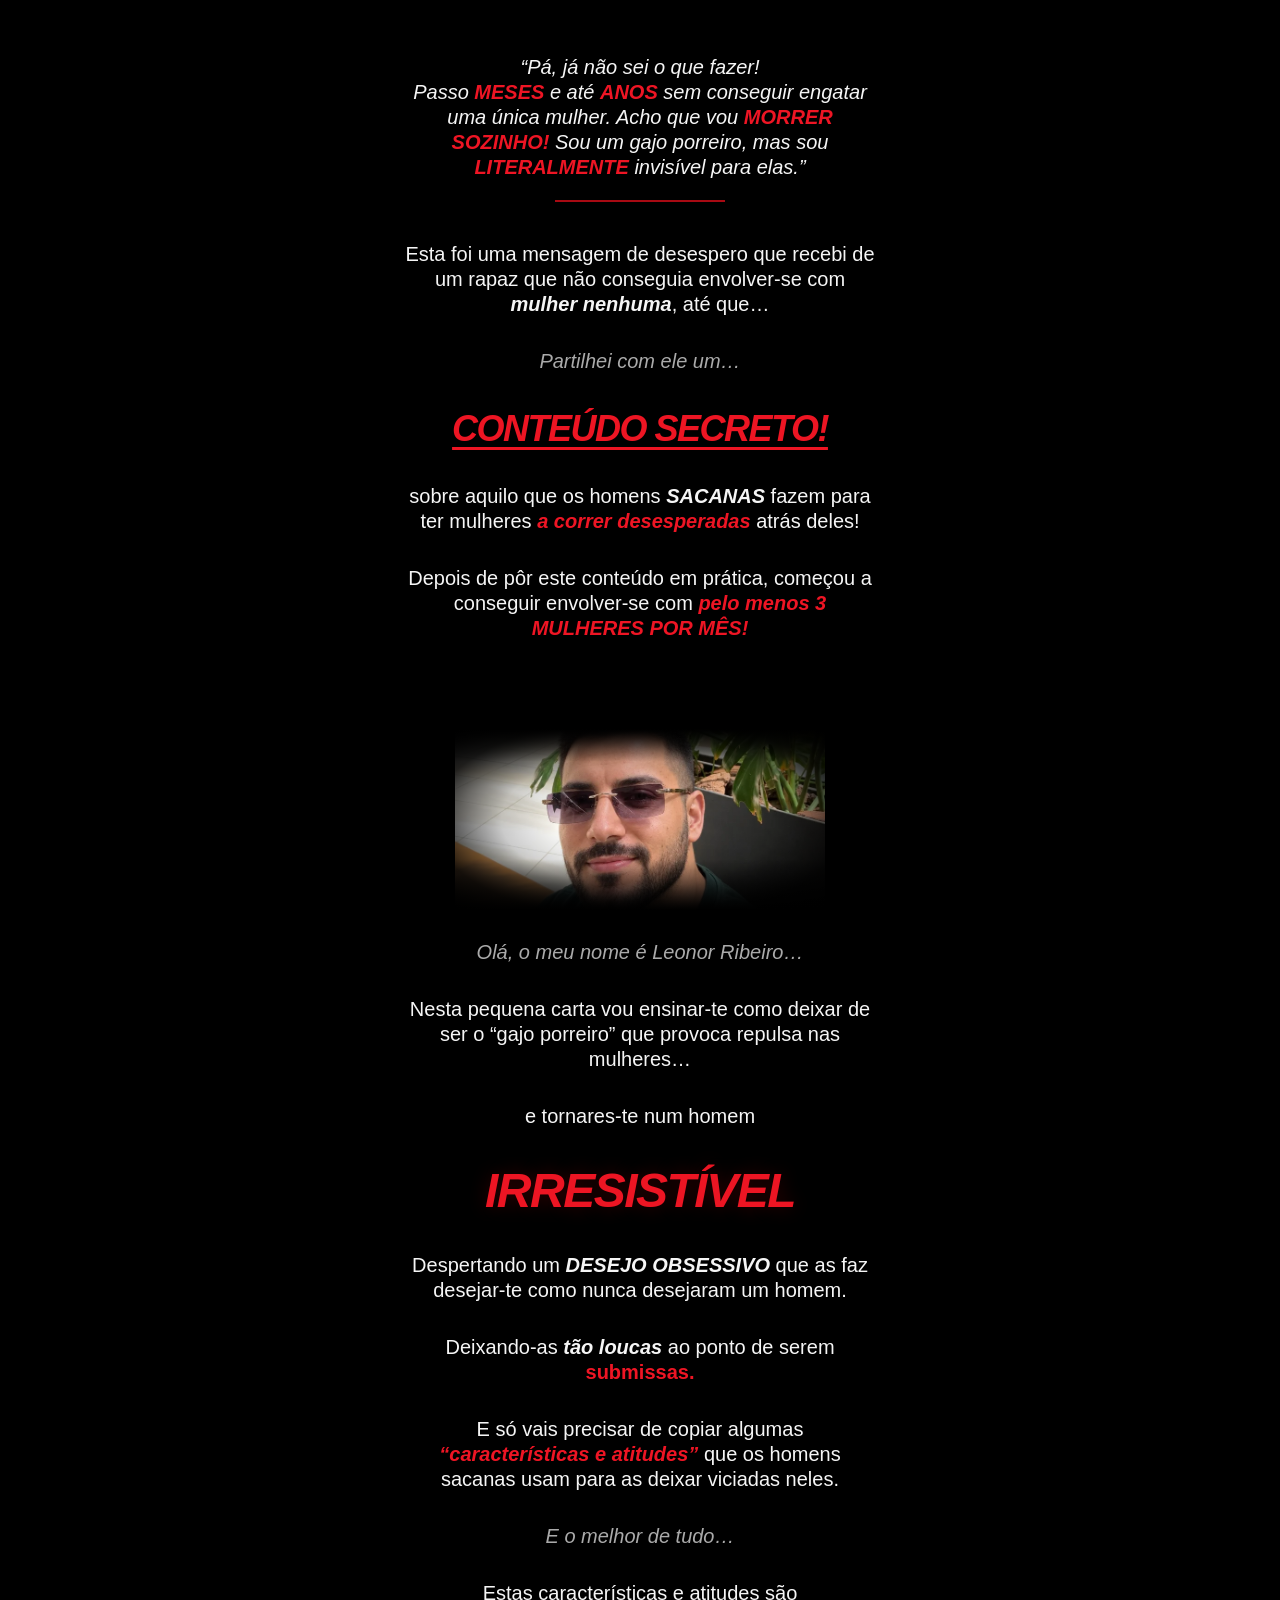
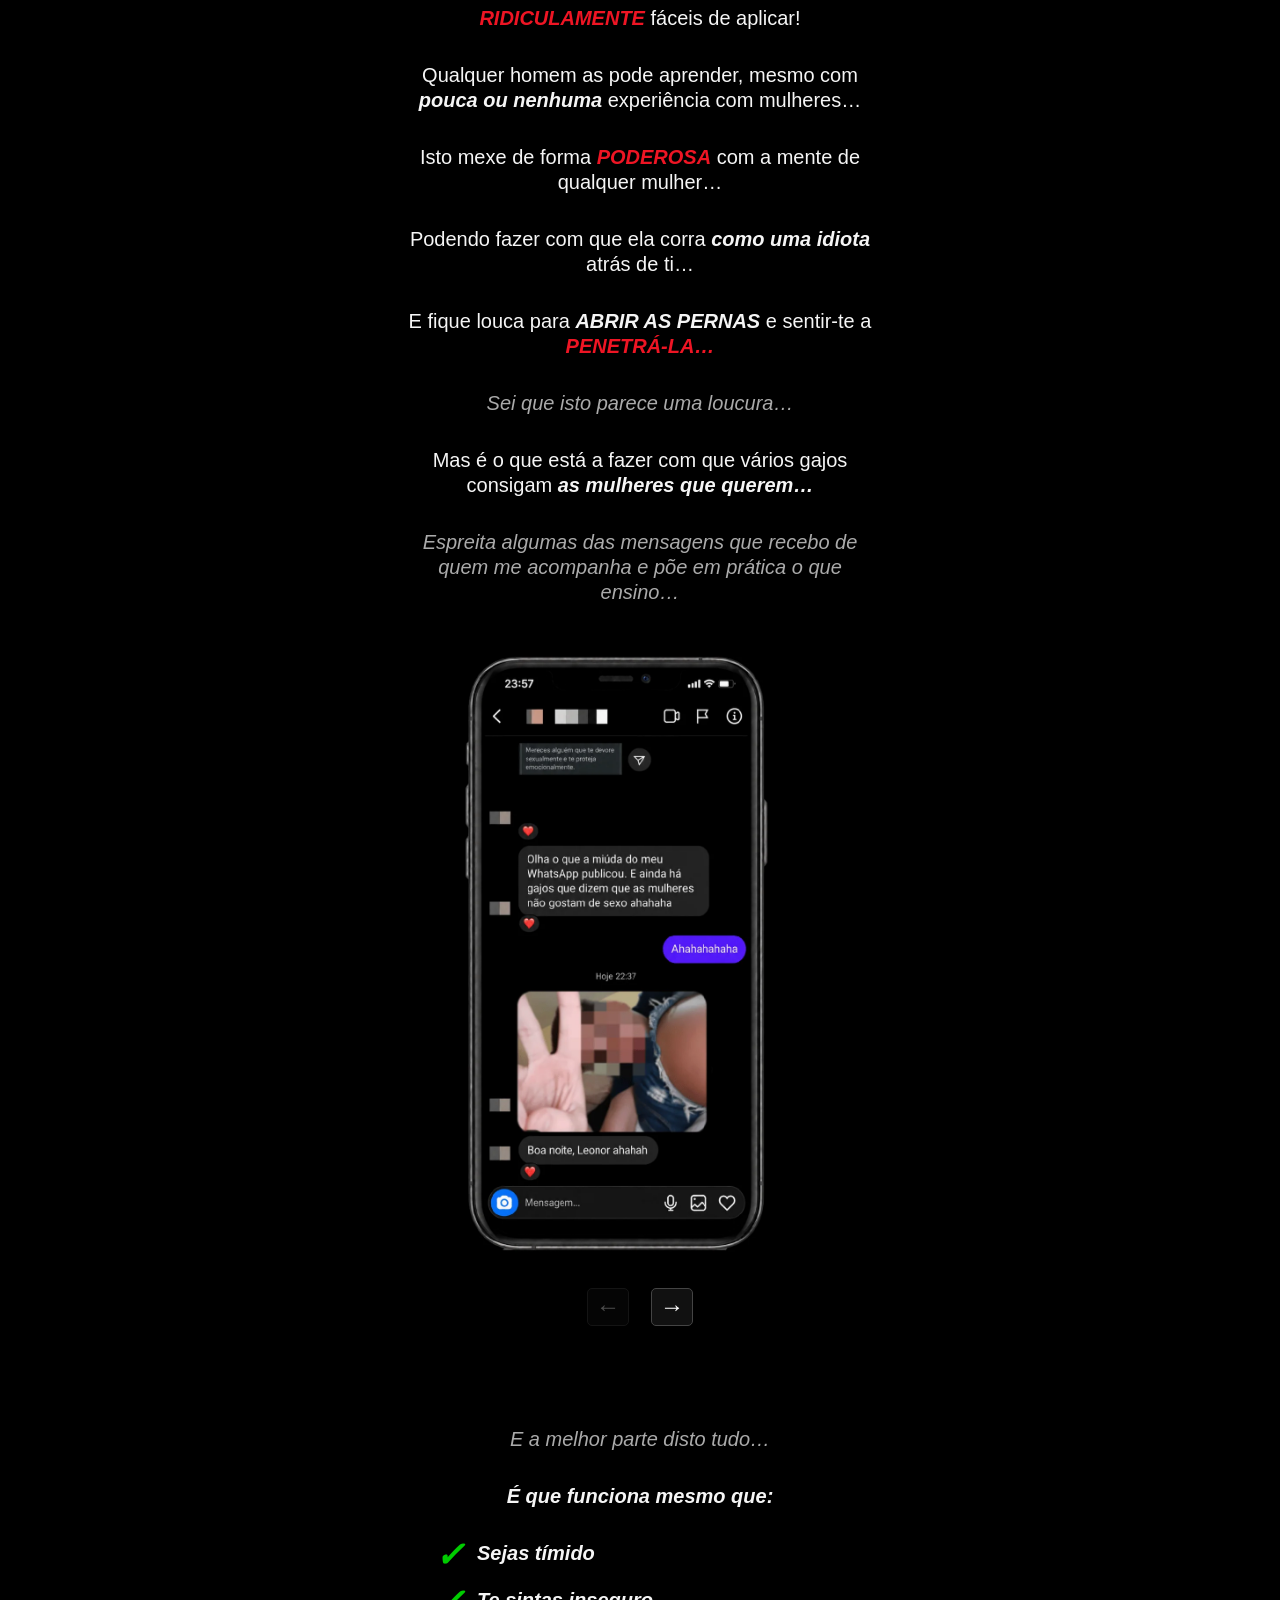
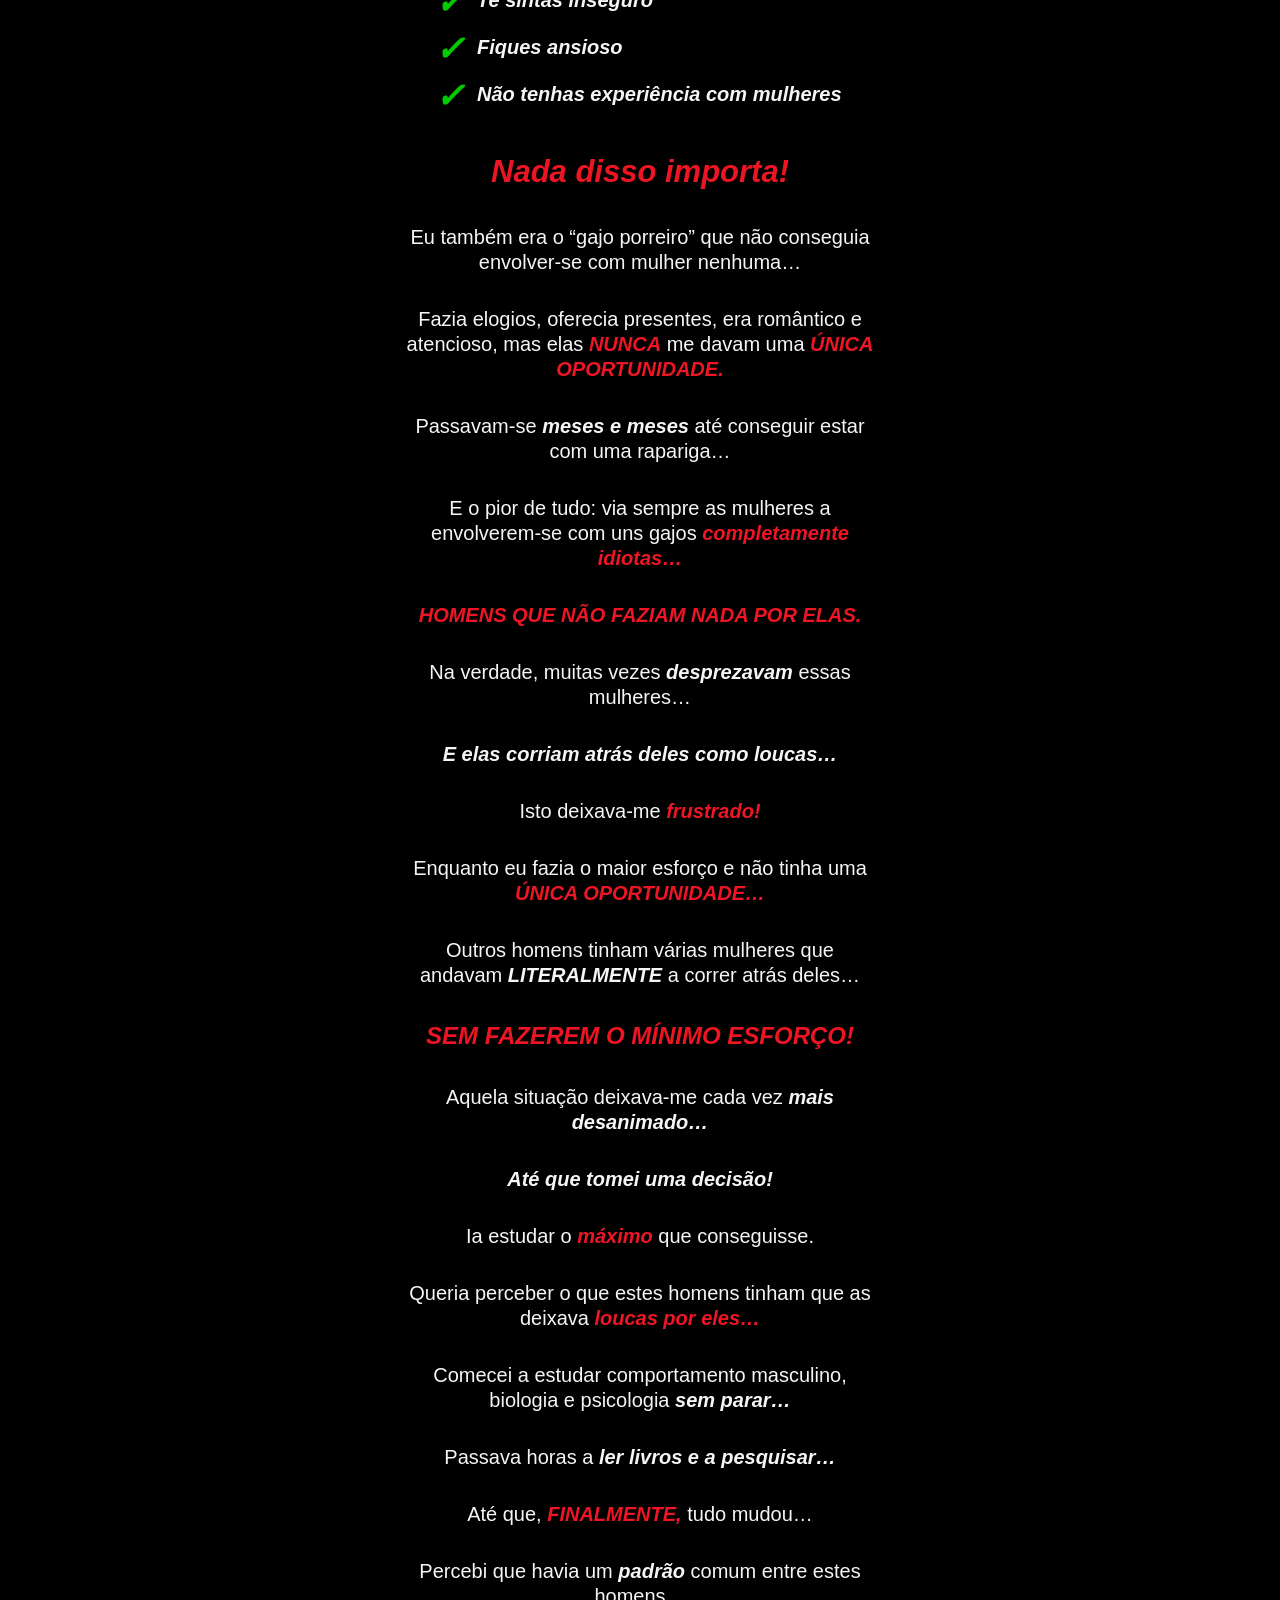
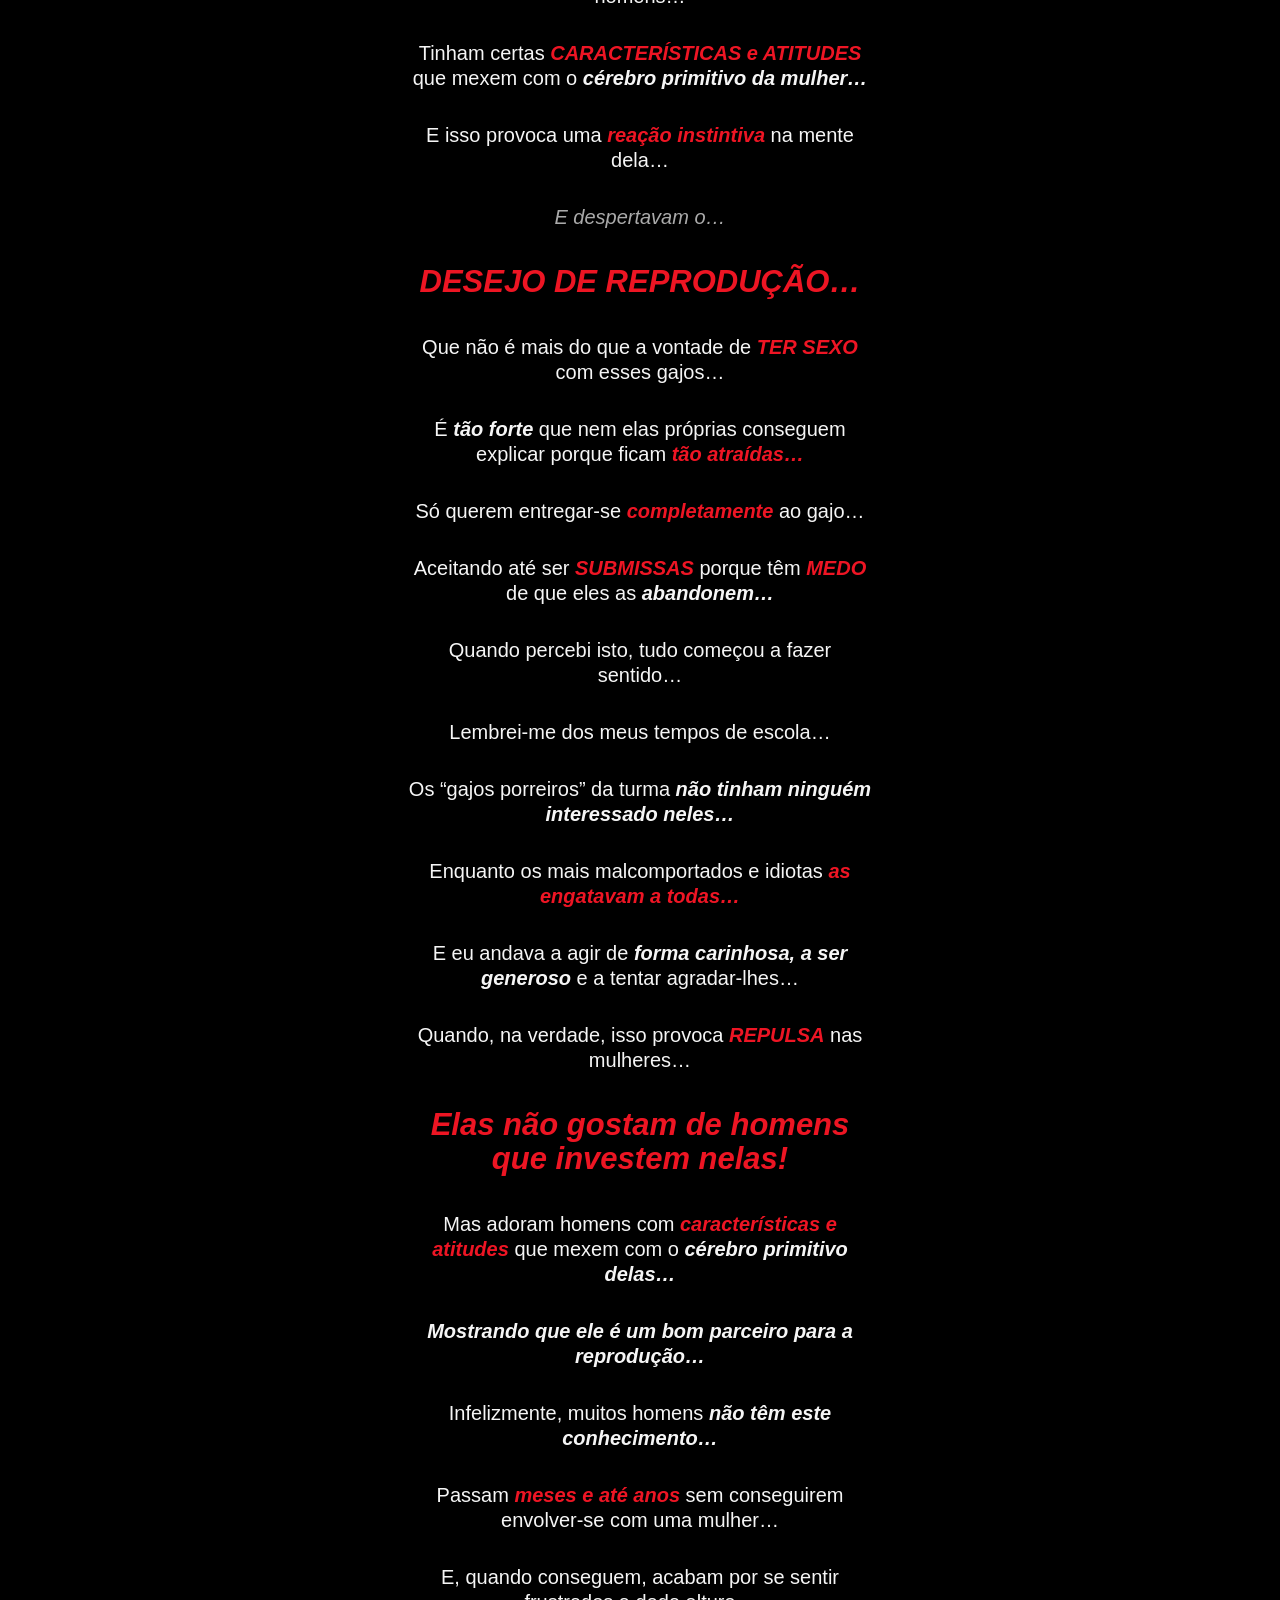
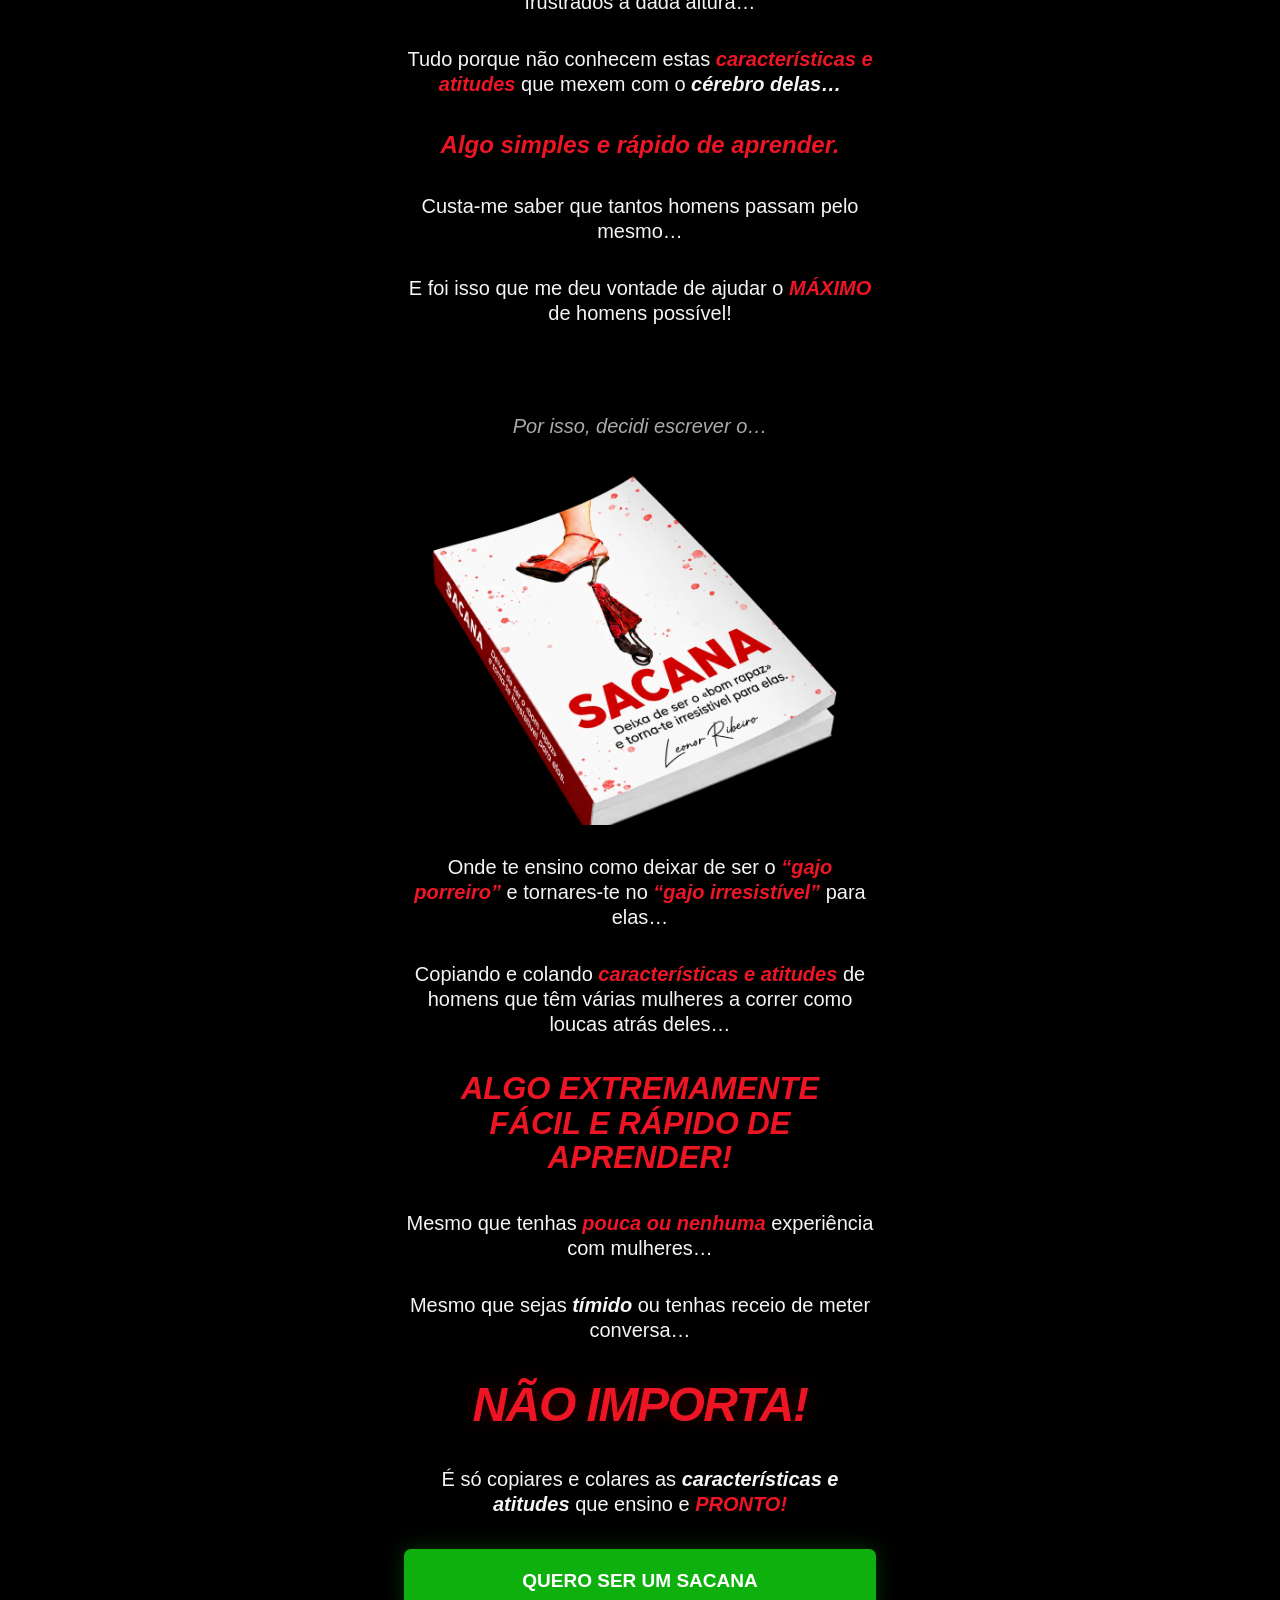
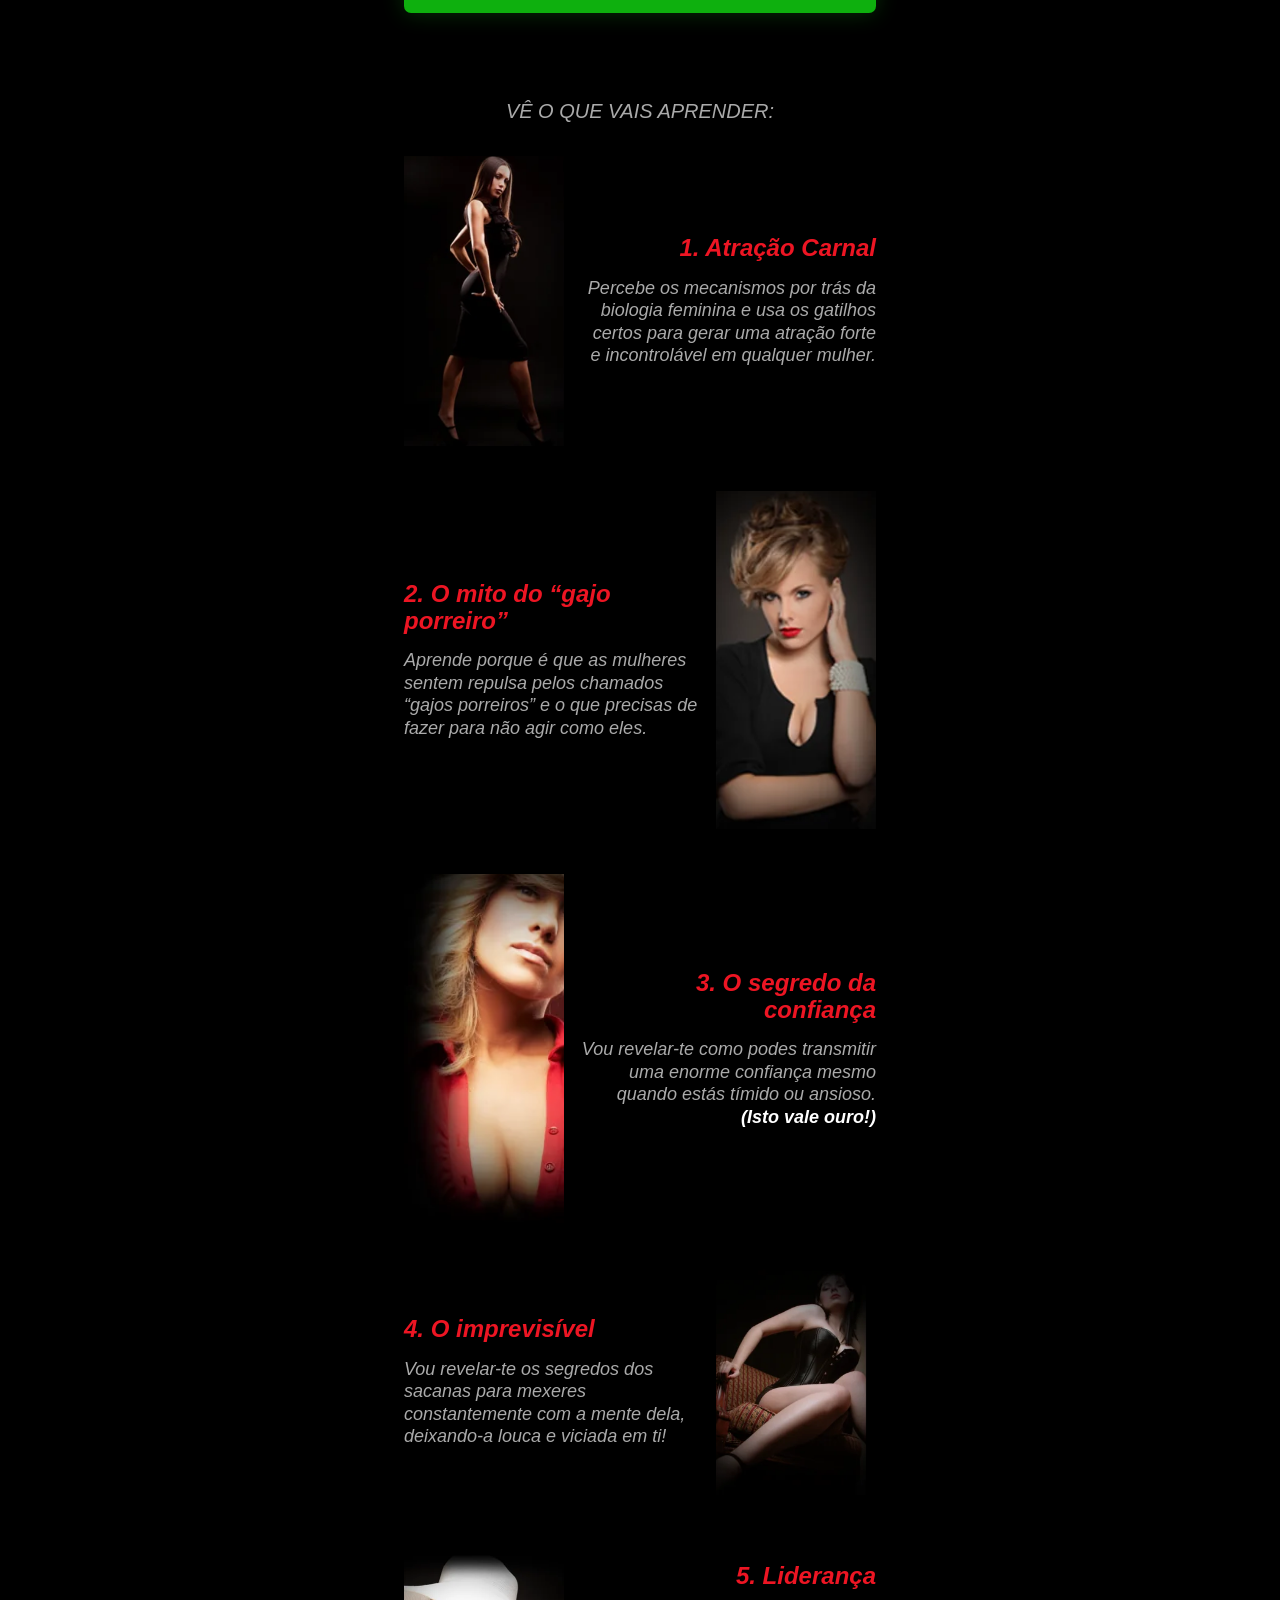
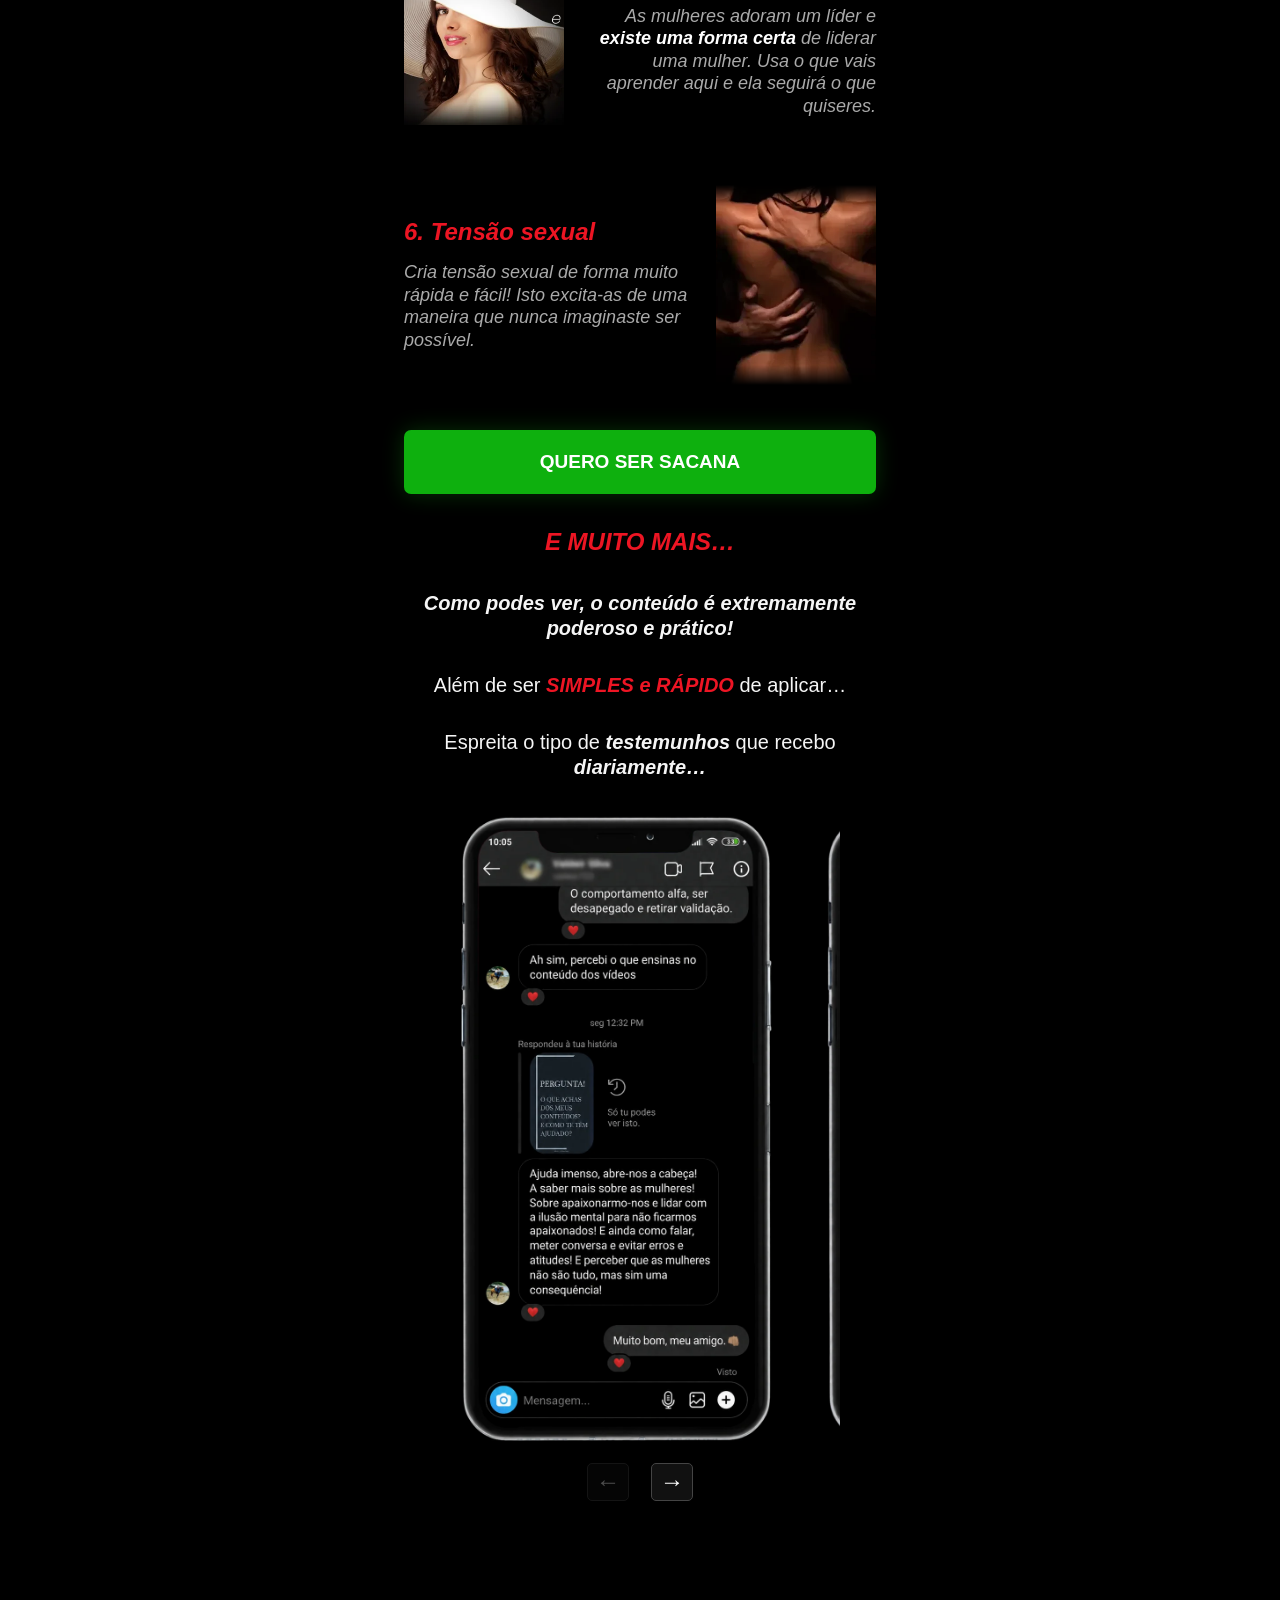
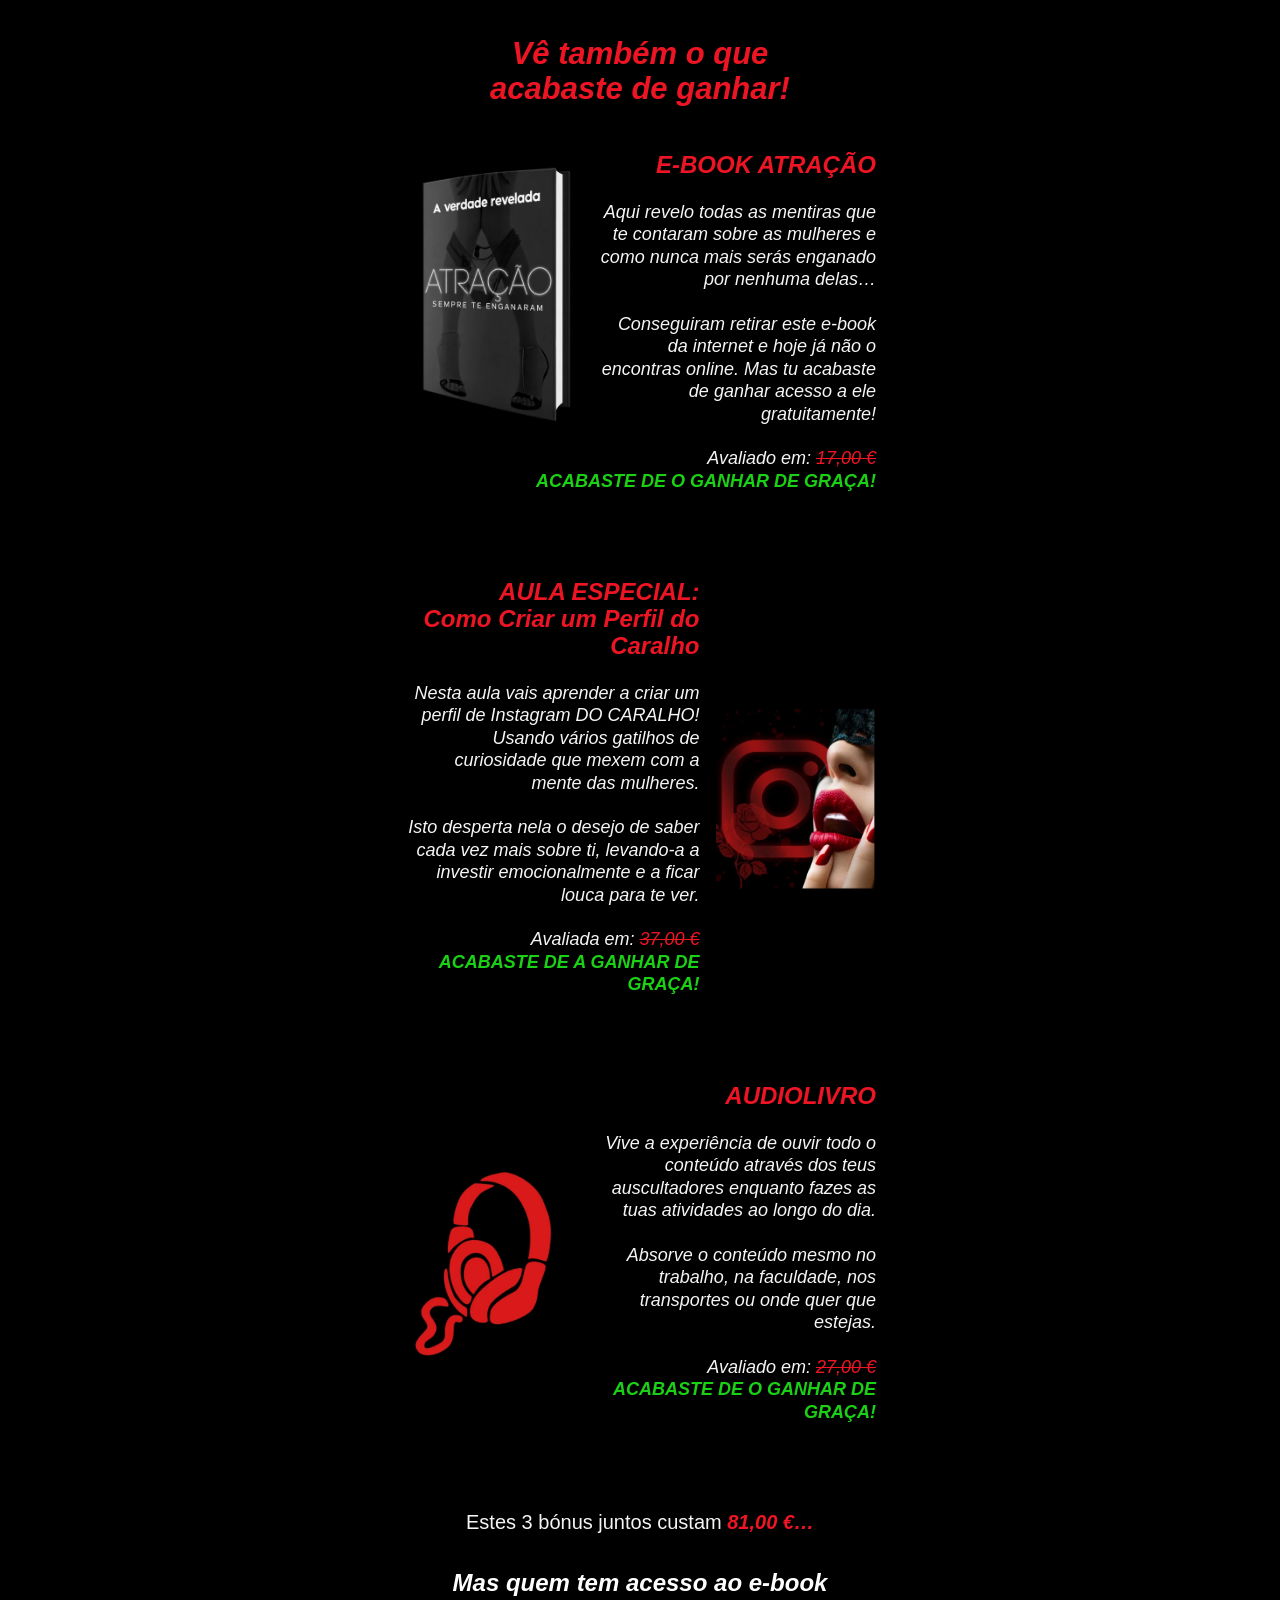
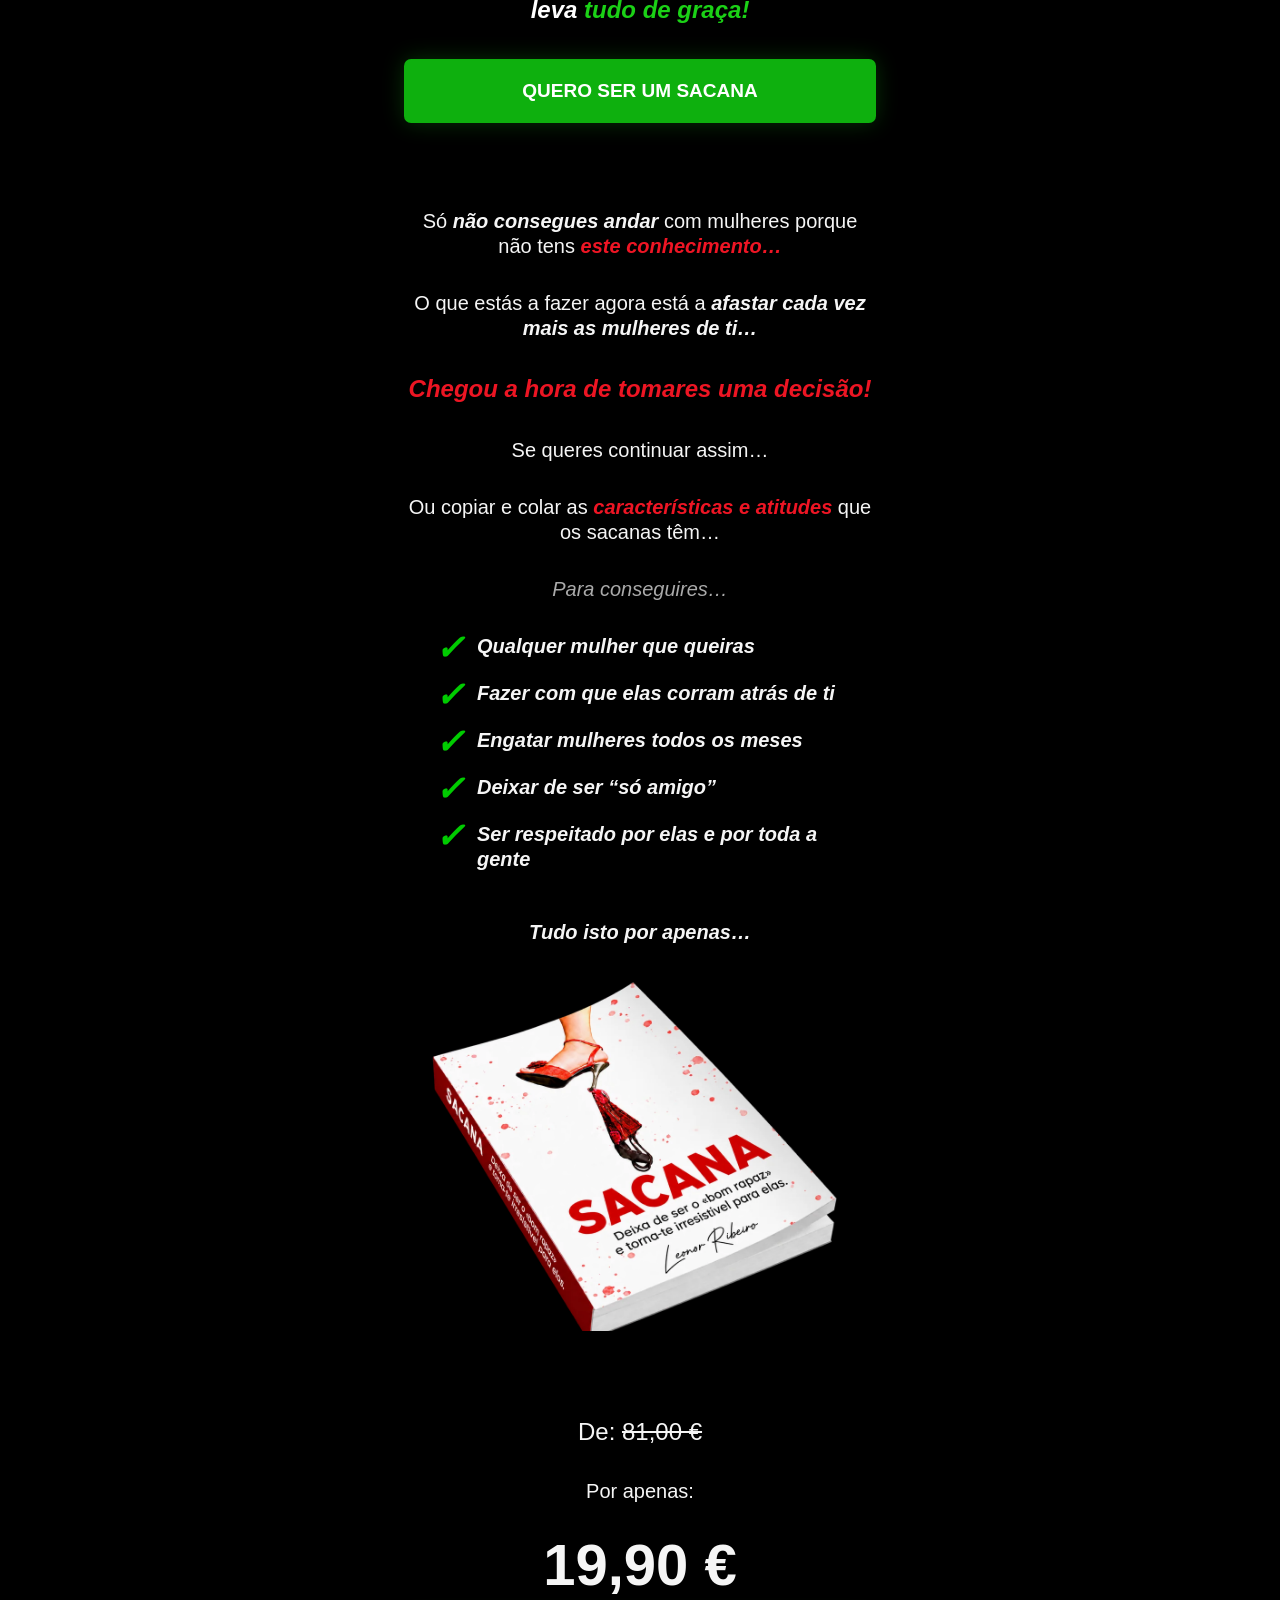
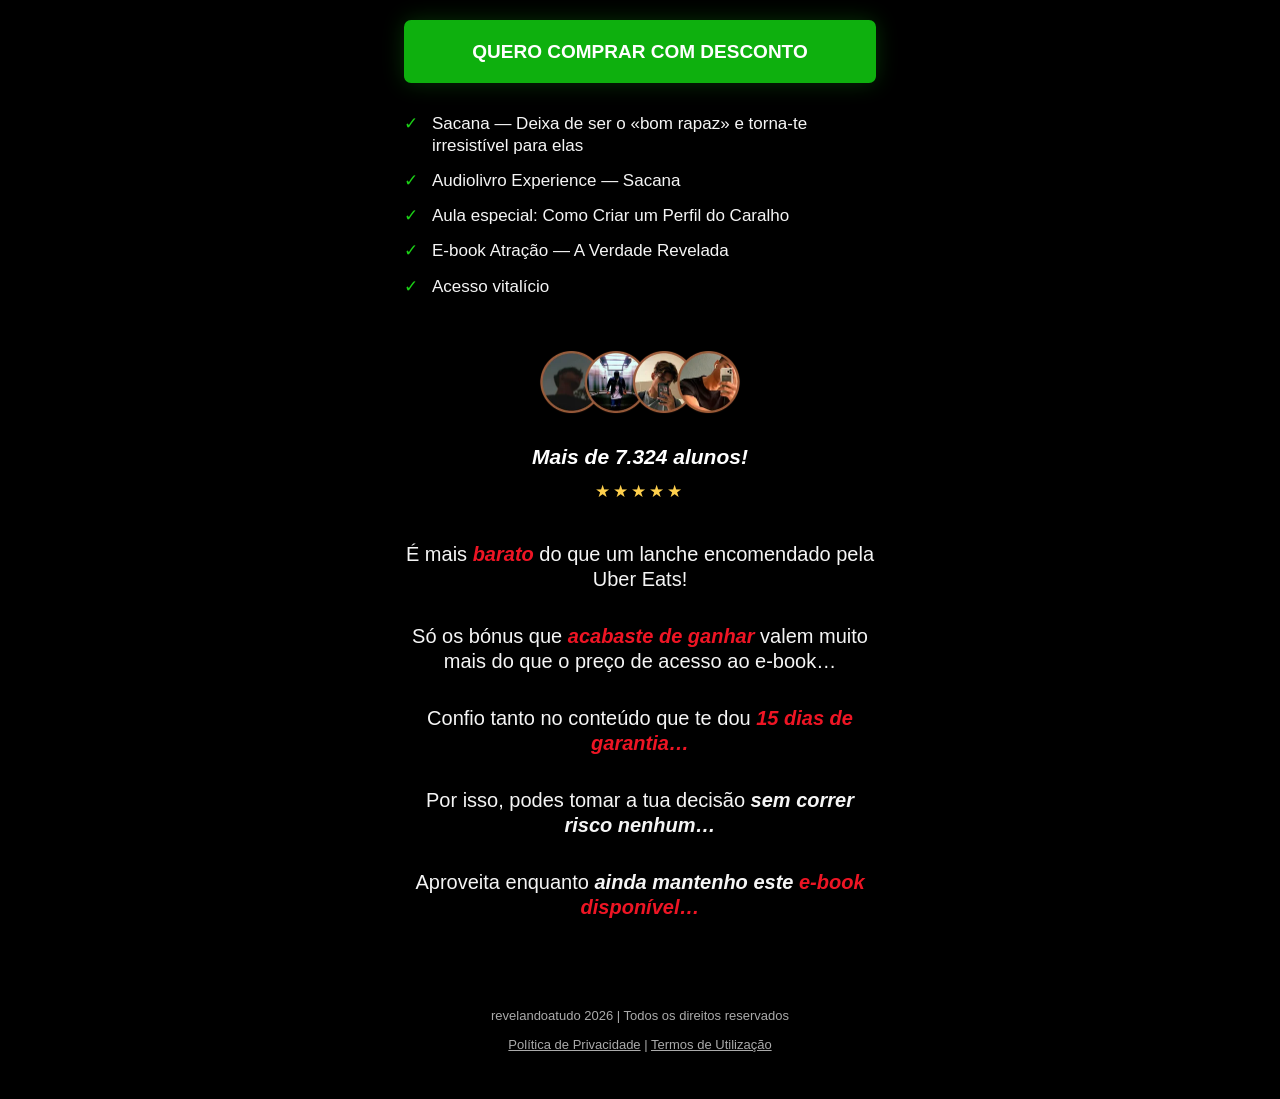
<file: index.html>
<!doctype html>
<html lang="pt-PT"><head><meta charset="utf-8"><meta name="viewport" content="width=device-width, initial-scale=1"><title>Sacana — revelandoatudo</title><meta name="description" content="Descobre o e-book Sacana: confiança, atitude e atração. Inclui audiolivro, aula sobre Instagram e o e-book Atração.">
<link rel="preconnect" href="https://cdn.utmify.com.br">
<link rel="preconnect" href="https://tracking.utmify.com.br" crossorigin>
<link rel="preconnect" href="https://api.ipify.org" crossorigin>
<link rel="preconnect" href="https://api6.ipify.org" crossorigin>
<link rel="dns-prefetch" href="https://www.facebook.com">
<link rel="preload" as="script" href="https://cdn.utmify.com.br/scripts/pixel/pixel.js">
<link rel="preload" as="script" href="https://connect.facebook.net/en_US/fbevents.js" fetchpriority="low">
<style>*{box-sizing:border-box}html{scroll-behavior:smooth;background:#000}body{margin:0;background:#000;color:#f5f5f5;font-family:Arial,Helvetica,sans-serif;font-size:20px;line-height:1.25;text-align:center}main{width:min(100%,520px);margin:auto;padding:24px 24px 0}section{padding:20px 0 36px}p{margin:0 0 32px}h1,h2,h3{color:#ed1523;font-style:italic;line-height:1.12;margin:35px 0;font-weight:800}h1{font-size:36px;text-decoration:underline;text-underline-offset:6px;white-space:nowrap;letter-spacing:-1.5px}h2{font-size:31px}h3{font-size:24px}strong{font-weight:750}em{font-style:italic}.red{color:#ee1524}.muted{color:#aaa;font-style:italic}.big{font-size:48px;letter-spacing:-1.5px;text-shadow:0 0 18px #b000004d}.rule{width:170px;height:2px;background:#a80a13;margin:-12px auto 40px}.intro{font-style:italic}.crop{width:100%;position:relative;overflow:hidden;margin:0 auto 30px}.crop img{position:absolute;width:100%;height:auto;left:0}.portrait{aspect-ratio:840/440;max-width:370px}.portrait img{top:0}.book{aspect-ratio:1024/860}.book img{top:-10%}.bonusbook{aspect-ratio:1/1.55;max-width:175px;float:left;margin:0 20px 15px 0}.bonusbook img{width:550%;top:-22%;left:-23%}.headphones{width:38%;aspect-ratio:1/1.45;float:left;margin-right:20px}.headphones img{width:260%;left:-4%;top:-406%}.checks{list-style:none;padding:0;text-align:left;margin:30px auto 48px;max-width:410px}.checks li{position:relative;padding-left:42px;margin:22px 0;font-style:italic;font-weight:600}.checks li:before{content:'✓';color:#0c0;font-size:35px;position:absolute;left:0;top:-8px}.cta{display:block;background:#0eb00e;color:white;font-weight:800;text-decoration:none;font-size:19px;padding:20px 12px;border-radius:7px;box-shadow:0 0 22px #16c31640;margin:22px 0 30px;line-height:1.25;transition:background .2s,transform .2s}.cta:hover{background:#0b920b;transform:translateY(-2px)}.cta:focus-visible,footer a:focus-visible{outline:3px solid white;outline-offset:5px}.testimonials{display:grid;gap:20px;max-width:400px;margin:0 auto 45px}.testimonials img{display:block;width:100%;height:auto;border-radius:8px}.lesson{display:flex;align-items:center;min-height:200px;gap:16px;margin:30px 0 45px;text-align:right}.lesson:nth-of-type(even){flex-direction:row-reverse;text-align:left}.lesson .visual{flex:0 0 34%;overflow:hidden;position:relative;height:215px}.visual img{position:absolute;width:390%;left:0;height:auto}.lesson p{font-style:italic;color:#aaa;font-size:18px;margin:0}.lesson h3{margin:0 0 15px}.lesson .text{flex:1}.bonus{display:flow-root;margin:45px 0 65px;text-align:right}.bonus p{font-size:18px;font-style:italic;margin-bottom:22px}.bonus h3{margin:0 0 22px}.free{color:#1bd116;font-weight:800}.price{font-size:58px;font-weight:800;margin:8px 0 26px;line-height:1}.old{font-size:24px}.offer{scroll-margin-top:20px}.includes{list-style:none;text-align:left;font-size:17px;padding:0;margin:25px 0 50px}.includes li{margin:14px 0;padding-left:28px;position:relative}.includes li:before{content:'✓';color:#1bd116;position:absolute;left:0}.social{max-width:250px;width:75%;height:auto}.stars{color:#ffd04d;letter-spacing:4px;margin-bottom:55px}footer{font-size:13px;color:#aaa;padding:20px 15px 32px}footer a{color:#aaa}footer p{margin:0 0 13px}@media(min-width:800px){main{width:520px;padding-top:35px}}@media(max-width:390px){body{font-size:18px}main{padding-inline:18px}h1{font-size:29px}h2{font-size:27px}.big{font-size:40px}.lesson{gap:10px}.lesson p{font-size:16px}.lesson h3{font-size:21px}}@media(prefers-reduced-motion:reduce){html{scroll-behavior:auto}.cta{transition:none}}.book img{top:0;transform:translateY(-8%)}.bonusbook{aspect-ratio:360/620}.bonusbook img{width:266.667%;left:-13.889%;top:0;transform:translateY(-10.547%)}.lesson .visual.intimacy{height:auto;aspect-ratio:4/5;align-self:center;mask-image:linear-gradient(to bottom,transparent,#000 9%,#000 90%,transparent)}.lesson .visual.intimacy img{position:static;display:block;width:100%;height:100%;object-fit:cover;object-position:center}.testimonials.conversation-gallery{display:block;max-width:440px;margin:0 auto 45px}.conversation-track{display:flex;gap:16px;overflow-x:auto;scroll-snap-type:x mandatory;scrollbar-width:none;cursor:grab;overscroll-behavior-x:contain;padding:4px 0 8px;align-items:start;touch-action:pan-x pan-y}.conversation-track::-webkit-scrollbar{display:none}.conversation-track:focus-visible{outline:2px solid #fff;outline-offset:4px}.conversation-slide{flex:0 0 88%;margin:0;scroll-snap-align:start;scroll-snap-stop:always;user-select:none;min-width:0}.conversation-slide:last-child{margin-right:12%}.conversation-slide img{display:block;width:100%;height:auto;border-radius:0;-webkit-user-drag:none}.conversation-slide figcaption{font-size:11px;line-height:1.35;color:#888;margin:8px 0 0;font-style:normal}.conversation-controls{display:flex;justify-content:center;align-items:center;gap:22px;margin-top:14px}.conversation-controls button{width:42px;height:38px;border:1px solid #444;border-radius:5px;background:#111;color:#fff;font-size:24px;cursor:pointer}.conversation-controls button:hover:not(:disabled){border-color:#ed1523}.conversation-controls button:disabled{opacity:.3;cursor:default}.conversation-controls button:focus-visible{outline:2px solid white;outline-offset:3px}.conversation-position{font-size:14px;font-variant-numeric:tabular-nums;color:#aaa}.conversation-hint{font-size:12px;color:#888;margin:10px 0 0;font-style:italic}.conversation-track.is-dragging{cursor:grabbing;scroll-snap-type:none}.testimonials.conversation-gallery{max-width:400px}.conversation-slide figcaption,.conversation-position,.conversation-hint{display:none}.student-proof{margin:0 auto 40px}.student-proof .social{max-width:210px;width:65%}.student-proof h3{color:#fff;font-size:21px;margin:22px 0 12px}.student-proof .stars{font-size:17px;letter-spacing:3px;margin:0}.bonus.bonus-illustrated{display:flex;align-items:center;gap:16px}.bonus-illustrated .bonus-copy{flex:1;min-width:0}.bonus-illustrated .bonus-art{display:block;flex:0 0 34%;width:34%;height:auto;object-fit:contain}@media(max-width:390px){.bonus.bonus-illustrated{gap:12px}.bonus-illustrated p{font-size:16px}.bonus-illustrated h3{font-size:21px}}.portrait{aspect-ratio:840/410}.portrait.author-photo{background:#000;isolation:isolate}.portrait.author-photo img{inset:0;width:100%;height:100%;object-fit:cover;object-position:50% 43%}.portrait.author-photo::after{content:"";position:absolute;inset:0;pointer-events:none;background:radial-gradient(ellipse at 50% 50%,transparent 30%,rgba(0,0,0,.2) 53%,rgba(0,0,0,.85) 80%,#000 100%),linear-gradient(to bottom,#000 0%,transparent 18%,transparent 72%,#000 100%)}.book.product-book{width:100%;height:auto;aspect-ratio:auto;overflow:visible;margin:0 auto 30px}.product-book img{display:block;position:static;width:100%;height:auto;transform:none}.bonusbook.adapted-bonus{aspect-ratio:auto;width:40%;max-width:175px}.adapted-bonus img{display:block;position:static;width:100%;height:auto;transform:none}</style>
<link rel="icon" href="data:,">
<script src="sacana/tracking-perf-v1.js" async></script>
<script src="https://cdn.utmify.com.br/scripts/utms/latest.js" data-utmify-prevent-subids async defer></script>
</head><body><main>
<section><p class="intro">“Pá, já não sei o que fazer!<br>Passo <strong class="red">MESES</strong> e até <strong class="red">ANOS</strong> sem conseguir engatar uma única mulher. Acho que vou <strong class="red">MORRER SOZINHO!</strong> Sou um gajo porreiro, mas sou <strong class="red">LITERALMENTE</strong> invisível para elas.”</p><div class="rule"></div><p>Esta foi uma mensagem de desespero que recebi de um rapaz que não conseguia envolver-se com <strong><em>mulher nenhuma</em></strong>, até que…</p><p class="muted">Partilhei com ele um…</p><h1>CONTEÚDO SECRETO!</h1><p>sobre aquilo que os homens <strong><em>SACANAS</em></strong> fazem para ter mulheres <strong class="red"><em>a correr desesperadas</em></strong> atrás deles!</p><p>Depois de pôr este conteúdo em prática, começou a conseguir envolver-se com <strong class="red"><em>pelo menos 3 MULHERES POR MÊS!</em></strong></p></section>
<section><div class="crop portrait author-photo"><img src="sacana/assets/perf-v1/autor-leonor-ribeiro-recorte.webp" alt="Leonor Ribeiro" width="800" height="420" loading="lazy" decoding="async" fetchpriority="low"></div><p class="muted">Olá, o meu nome é Leonor Ribeiro…</p><p>Nesta pequena carta vou ensinar-te como deixar de ser o “gajo porreiro” que provoca repulsa nas mulheres…</p><p>e tornares-te num homem</p><h2 class="big" id="promessas">IRRESISTÍVEL</h2><p>Despertando um <strong><em>DESEJO OBSESSIVO</em></strong> que as faz desejar-te como nunca desejaram um homem.</p><p>Deixando-as <strong><em>tão loucas</em></strong> ao ponto de serem <strong class="red">submissas.</strong></p><p>E só vais precisar de copiar algumas <strong class="red"><em>“características e atitudes”</em></strong> que os homens sacanas usam para as deixar viciadas neles.</p><p class="muted">E o melhor de tudo…</p><p>Estas características e atitudes são <strong class="red"><em>RIDICULAMENTE</em></strong> fáceis de aplicar!</p><p>Qualquer homem as pode aprender, mesmo com <strong><em>pouca ou nenhuma</em></strong> experiência com mulheres…</p><p>Isto mexe de forma <strong class="red"><em>PODEROSA</em></strong> com a mente de qualquer mulher…</p><p>Podendo fazer com que ela corra <strong><em>como uma idiota</em></strong> atrás de ti…</p><p>E fique louca para <strong><em>ABRIR AS PERNAS</em></strong> e sentir-te a <strong class="red"><em>PENETRÁ-LA…</em></strong></p><p class="muted">Sei que isto parece uma loucura…</p><p>Mas é o que está a fazer com que vários gajos consigam <strong><em>as mulheres que querem…</em></strong></p><p class="muted">Espreita algumas das mensagens que recebo de quem me acompanha e põe em prática o que ensino…</p><div class="testimonials" id="depoimentos"></div></section>
<section><p class="muted">E a melhor parte disto tudo…</p><p><strong><em>É que funciona mesmo que:</em></strong></p><ul class="checks"><li>Sejas tímido</li><li>Te sintas inseguro</li><li>Fiques ansioso</li><li>Não tenhas experiência com mulheres</li></ul><h2>Nada disso importa!</h2><p>Eu também era o “gajo porreiro” que não conseguia envolver-se com mulher nenhuma…</p><p>Fazia elogios, oferecia presentes, era romântico e atencioso, mas elas <strong class="red"><em>NUNCA</em></strong> me davam uma <strong class="red"><em>ÚNICA OPORTUNIDADE.</em></strong></p><p>Passavam-se <strong><em>meses e meses</em></strong> até conseguir estar com uma rapariga…</p><p>E o pior de tudo: via sempre as mulheres a envolverem-se com uns gajos <strong class="red"><em>completamente idiotas…</em></strong></p><p><strong class="red"><em>HOMENS QUE NÃO FAZIAM NADA POR ELAS.</em></strong></p><p>Na verdade, muitas vezes <strong><em>desprezavam</em></strong> essas mulheres…</p><p><strong><em>E elas corriam atrás deles como loucas…</em></strong></p><p>Isto deixava-me <strong class="red"><em>frustrado!</em></strong></p><p>Enquanto eu fazia o maior esforço e não tinha uma <strong class="red"><em>ÚNICA OPORTUNIDADE…</em></strong></p><p>Outros homens tinham várias mulheres que andavam <strong><em>LITERALMENTE</em></strong> a correr atrás deles…</p><h3>SEM FAZEREM O MÍNIMO ESFORÇO!</h3><p>Aquela situação deixava-me cada vez <strong><em>mais desanimado…</em></strong></p><p><strong><em>Até que tomei uma decisão!</em></strong></p><p>Ia estudar o <strong class="red"><em>máximo</em></strong> que conseguisse.</p><p>Queria perceber o que estes homens tinham que as deixava <strong class="red"><em>loucas por eles…</em></strong></p><p>Comecei a estudar comportamento masculino, biologia e psicologia <strong><em>sem parar…</em></strong></p><p>Passava horas a <strong><em>ler livros e a pesquisar…</em></strong></p><p>Até que, <strong class="red"><em>FINALMENTE,</em></strong> tudo mudou…</p><p>Percebi que havia um <strong><em>padrão</em></strong> comum entre estes homens…</p><p>Tinham certas <strong class="red"><em>CARACTERÍSTICAS e ATITUDES</em></strong> que mexem com o <strong><em>cérebro primitivo da mulher…</em></strong></p><p>E isso provoca uma <strong class="red"><em>reação instintiva</em></strong> na mente dela…</p><p class="muted">E despertavam o…</p><h2>DESEJO DE REPRODUÇÃO…</h2><p>Que não é mais do que a vontade de <strong class="red"><em>TER SEXO</em></strong> com esses gajos…</p><p>É <strong><em>tão forte</em></strong> que nem elas próprias conseguem explicar porque ficam <strong class="red"><em>tão atraídas…</em></strong></p><p>Só querem entregar-se <strong class="red"><em>completamente</em></strong> ao gajo…</p><p>Aceitando até ser <strong class="red"><em>SUBMISSAS</em></strong> porque têm <strong class="red"><em>MEDO</em></strong> de que eles as <strong><em>abandonem…</em></strong></p><p>Quando percebi isto, tudo começou a fazer sentido…</p><p>Lembrei-me dos meus tempos de escola…</p><p>Os “gajos porreiros” da turma <strong><em>não tinham ninguém interessado neles…</em></strong></p><p>Enquanto os mais malcomportados e idiotas <strong class="red"><em>as engatavam a todas…</em></strong></p><p>E eu andava a agir de <strong><em>forma carinhosa, a ser generoso</em></strong> e a tentar agradar-lhes…</p><p>Quando, na verdade, isso provoca <strong class="red"><em>REPULSA</em></strong> nas mulheres…</p><h2>Elas não gostam de homens que investem nelas!</h2><p>Mas adoram homens com <strong class="red"><em>características e atitudes</em></strong> que mexem com o <strong><em>cérebro primitivo delas…</em></strong></p><p><strong><em>Mostrando que ele é um bom parceiro para a reprodução…</em></strong></p><p>Infelizmente, muitos homens <strong><em>não têm este conhecimento…</em></strong></p><p>Passam <strong class="red"><em>meses e até anos</em></strong> sem conseguirem envolver-se com uma mulher…</p><p>E, quando conseguem, acabam por se sentir frustrados a dada altura…</p><p>Tudo porque não conhecem estas <strong class="red"><em>características e atitudes</em></strong> que mexem com o <strong><em>cérebro delas…</em></strong></p><h3>Algo simples e rápido de aprender.</h3><p>Custa-me saber que tantos homens passam pelo mesmo…</p><p>E foi isso que me deu vontade de ajudar o <strong class="red"><em>MÁXIMO</em></strong> de homens possível!</p></section>
<section><p class="muted">Por isso, decidi escrever o…</p><div class="book product-book"><img src="sacana/assets/perf-v1/sacana-pt-livro.webp" alt="Capa do e-book Sacana" width="1040" height="780" loading="lazy" decoding="async" fetchpriority="low"></div><p>Onde te ensino como deixar de ser o <strong class="red"><em>“gajo porreiro”</em></strong> e tornares-te no <strong class="red"><em>“gajo irresistível”</em></strong> para elas…</p><p>Copiando e colando <strong class="red"><em>características e atitudes</em></strong> de homens que têm várias mulheres a correr como loucas atrás deles…</p><h2>ALGO EXTREMAMENTE<br>FÁCIL E RÁPIDO DE APRENDER!</h2><p>Mesmo que tenhas <strong class="red"><em>pouca ou nenhuma</em></strong> experiência com mulheres…</p><p>Mesmo que sejas <strong><em>tímido</em></strong> ou tenhas receio de meter conversa…</p><h2 class="big">NÃO IMPORTA!</h2><p>É só copiares e colares as <strong><em>características e atitudes</em></strong> que ensino e <strong class="red"><em>PRONTO!</em></strong></p><a class="cta" href="#oferta">QUERO SER UM SACANA</a></section>
<section id="conteudos"><p class="muted">VÊ O QUE VAIS APRENDER:</p><div id="lessons"></div><a class="cta" href="#oferta">QUERO SER SACANA</a><h3>E MUITO MAIS…</h3><p><strong><em>Como podes ver, o conteúdo é extremamente poderoso e prático!</em></strong></p><p>Além de ser <strong class="red"><em>SIMPLES e RÁPIDO</em></strong> de aplicar…</p><p>Espreita o tipo de <strong><em>testemunhos</em></strong> que recebo <strong><em>diariamente…</em></strong></p><div class="testimonials" id="depoimentos2"></div></section>
<section><h2>Vê também o que<br>acabaste de ganhar!</h2><div class="bonus"><div class="bonusbook adapted-bonus"><img src="sacana/assets/perf-v1/atracao-pt-bonus.webp" alt="E-book Atração — A verdade revelada. Sempre te enganaram." width="400" height="662" loading="lazy" decoding="async" fetchpriority="low"></div><h3>E-BOOK ATRAÇÃO</h3><p>Aqui revelo todas as mentiras que te contaram sobre as mulheres e como nunca mais serás enganado por nenhuma delas…</p><p>Conseguiram retirar este e-book da internet e hoje já não o encontras online. Mas tu acabaste de ganhar acesso a ele gratuitamente!</p><p>Avaliado em: <s class="red">17,00 €</s><br><span class="free">ACABASTE DE O GANHAR DE GRAÇA!</span></p></div><div class="bonus bonus-illustrated bonus-aula"><div class="bonus-copy"><h3>AULA ESPECIAL:<br>Como Criar um Perfil do Caralho</h3><p>Nesta aula vais aprender a criar um perfil de Instagram DO CARALHO! Usando vários gatilhos de curiosidade que mexem com a mente das mulheres.</p><p>Isto desperta nela o desejo de saber cada vez mais sobre ti, levando-a a investir emocionalmente e a ficar louca para te ver.</p><p>Avaliada em: <s class="red">37,00 €</s><br><span class="free">ACABASTE DE A GANHAR DE GRAÇA!</span></p></div><img class="bonus-art" src="sacana/assets/perf-v1/aula-especial-instagram.webp" alt="Instagram e mulher de máscara" width="389" height="451" loading="lazy" decoding="async" fetchpriority="low"></div><div class="bonus bonus-illustrated bonus-audio"><img class="bonus-art" src="sacana/assets/perf-v1/audiolivro-auscultadores.webp" alt="Auscultadores vermelhos" width="400" height="479" loading="lazy" decoding="async" fetchpriority="low"><div class="bonus-copy"><h3>AUDIOLIVRO</h3><p>Vive a experiência de ouvir todo o conteúdo através dos teus auscultadores enquanto fazes as tuas atividades ao longo do dia.</p><p>Absorve o conteúdo mesmo no trabalho, na faculdade, nos transportes ou onde quer que estejas.</p><p>Avaliado em: <s class="red">27,00 €</s><br><span class="free">ACABASTE DE O GANHAR DE GRAÇA!</span></p></div></div><p>Estes 3 bónus juntos custam <strong class="red"><em>81,00 €…</em></strong></p><h3 style="color:#fff">Mas quem tem acesso ao e-book<br>leva <span class="free">tudo de graça!</span></h3><a class="cta" href="#oferta">QUERO SER UM SACANA</a></section>
<section><p>Só <strong><em>não consegues andar</em></strong> com mulheres porque não tens <strong class="red"><em>este conhecimento…</em></strong></p><p>O que estás a fazer agora está a <strong><em>afastar cada vez mais as mulheres de ti…</em></strong></p><h3>Chegou a hora de tomares uma decisão!</h3><p>Se queres continuar assim…</p><p>Ou copiar e colar as <strong class="red"><em>características e atitudes</em></strong> que os sacanas têm…</p><p class="muted">Para conseguires…</p><ul class="checks"><li>Qualquer mulher que queiras</li><li>Fazer com que elas corram atrás de ti</li><li>Engatar mulheres todos os meses</li><li>Deixar de ser “só amigo”</li><li>Ser respeitado por elas e por toda a gente</li></ul><p><strong><em>Tudo isto por apenas…</em></strong></p><div class="book product-book"><img src="sacana/assets/perf-v1/sacana-pt-livro.webp" alt="E-book Sacana incluído na oferta" width="1040" height="780" loading="lazy" decoding="async" fetchpriority="low"></div></section>
<section class="offer" id="oferta"><p class="old">De: <s>81,00 €</s></p><p>Por apenas:</p><p class="price">19,90 €</p><a class="cta" href="https://pay.hotmart.com/R108238211P?checkoutMode=10" rel="noopener">QUERO COMPRAR COM DESCONTO</a><ul class="includes"><li>Sacana — Deixa de ser o «bom rapaz» e torna-te irresistível para elas</li><li>Audiolivro Experience — Sacana</li><li>Aula especial: Como Criar um Perfil do Caralho</li><li>E-book Atração — A Verdade Revelada</li><li>Acesso vitalício</li></ul><div class="student-proof"><img class="social" src="sacana/assets/perf-v1/depoimentos-circulos.webp" alt="Fotografias de alunos" width="420" height="141" loading="lazy" decoding="async" fetchpriority="low"><h3>Mais de 7.324 alunos!</h3><p class="stars" aria-label="5 estrelas">★★★★★</p></div><p>É mais <strong class="red"><em>barato</em></strong> do que um lanche encomendado pela Uber Eats!</p><p>Só os bónus que <strong class="red"><em>acabaste de ganhar</em></strong> valem muito mais do que o preço de acesso ao e-book…</p><p>Confio tanto no conteúdo que te dou <strong class="red"><em>15 dias de garantia…</em></strong></p><p>Por isso, podes tomar a tua decisão <strong><em>sem correr risco nenhum…</em></strong></p><p>Aproveita enquanto <strong><em>ainda mantenho este <span class="red">e-book disponível…</span></em></strong></p></section>
</main><footer><p>revelandoatudo 2026 | Todos os direitos reservados</p><p><span style="text-decoration:underline">Política de Privacidade</span> | <span style="text-decoration:underline">Termos de Utilização</span></p></footer><script src="sacana/interface-perf-v1.js" defer></script></body></html>
</file>
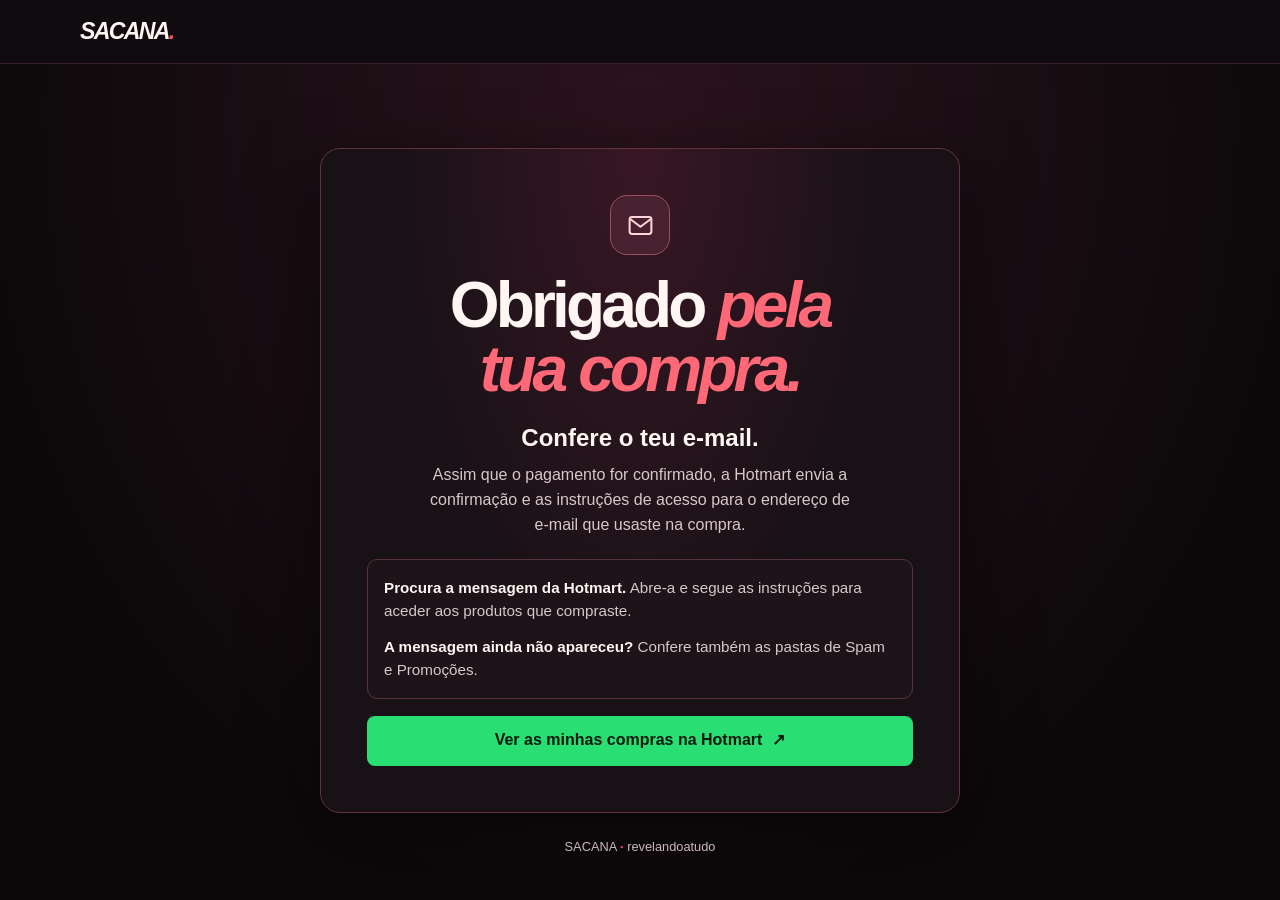
<file: compra-concluida/index.html>
<!doctype html>
<html lang="pt-PT">
<head>
  <meta charset="utf-8">
  <meta name="viewport" content="width=device-width, initial-scale=1">
  <meta name="robots" content="noindex, nofollow">
  <meta name="theme-color" content="#100b0e">
  <title>Obrigado pela tua compra | Sacana</title>
  <style>
    :root {
      color-scheme: dark;
      font-family: Arial, Helvetica, sans-serif;
      background: #0c090b;
      color: #fff6f3;
    }
    *, *::before, *::after { box-sizing: border-box; }
    body {
      min-height: 100vh;
      margin: 0;
      background: radial-gradient(ellipse at 50% 13%, #2b131d, transparent 41rem);
      line-height: 1.55;
    }
    .topbar {
      display: flex;
      align-items: center;
      min-height: 64px;
      padding-inline: max(20px, calc((100% - 1120px) / 2));
      border-bottom: 1px solid #392229;
      background: #100b0e;
    }
    .wordmark {
      font-size: 1.45rem;
      font-style: italic;
      font-weight: 900;
      letter-spacing: -.075em;
      line-height: 1;
    }
    .wordmark span, footer b { color: #ff505f; }
    main {
      width: min(640px, calc(100% - 32px));
      margin: clamp(28px, 7vw, 84px) auto 0;
      padding: clamp(20px, 6vw, 46px);
      border: 1px solid #62313d;
      border-radius: 20px;
      background: radial-gradient(ellipse at 50% 0, #381724, #181116 56%);
      box-shadow: 0 24px 70px #070406a0;
      text-align: center;
    }
    .mail-icon {
      display: grid;
      place-items: center;
      width: 60px;
      height: 60px;
      margin: 0 auto 18px;
      border: 1px solid #9b4e60;
      border-radius: 17px;
      background: #482130;
      color: #ffd3d8;
    }
    h1 {
      max-width: 12ch;
      margin: 0 auto;
      font-size: clamp(2.2rem, 8vw, 4rem);
      font-weight: 900;
      letter-spacing: -.06em;
      line-height: 1;
      text-wrap: balance;
    }
    h1 em { color: #ff6877; }
    p { margin: 0; }
    .lead { margin-top: 18px; font-size: clamp(1.2rem, 4.5vw, 1.5rem); font-weight: 800; }
    .intro {
      max-width: 48ch;
      margin: 7px auto 0;
      color: #d7c8cb;
      font-size: 1rem;
    }
    .next {
      display: grid;
      gap: 12px;
      margin: 21px 0 17px;
      padding: 16px;
      border: 1px solid #58313c;
      border-radius: 10px;
      background: #1d1319;
      color: #d7c8cb;
      text-align: left;
      font-size: .95rem;
    }
    .next strong { color: #fff6f3; }
    .cta {
      display: flex;
      align-items: center;
      justify-content: center;
      gap: 10px;
      min-height: 50px;
      padding: 10px 14px;
      border-radius: 8px;
      background: #29df73;
      color: #05190d;
      font-weight: 800;
      text-decoration: none;
    }
    .cta:hover { background: #72f6a3; }
    .cta:focus-visible { outline: 2px solid #fff6f3; outline-offset: 4px; }
    footer {
      padding: 24px 16px 28px;
      color: #c9b9bc;
      font-size: .8rem;
      text-align: center;
    }
    @media (max-width: 440px) {
      .topbar { min-height: 56px; }
      main { border-radius: 14px; }
      .mail-icon { width: 52px; height: 52px; margin-bottom: 15px; }
    }
  </style>
</head>
<body>
  <header class="topbar"><span class="wordmark">SACANA<span>.</span></span></header>
  <main aria-labelledby="titulo">
    <span class="mail-icon" aria-hidden="true">
      <svg width="29" height="29" viewBox="0 0 24 24" fill="none" stroke="currentColor" stroke-width="1.7" stroke-linecap="round" stroke-linejoin="round">
        <rect x="3" y="5" width="18" height="14" rx="2"/>
        <path d="m4 7 8 6 8-6"/>
      </svg>
    </span>
    <h1 id="titulo">Obrigado <em>pela tua compra.</em></h1>
    <p class="lead">Confere o teu e-mail.</p>
    <p class="intro">Assim que o pagamento for confirmado, a Hotmart envia a confirmação e as instruções de acesso para o endereço de e-mail que usaste na compra.</p>
    <div class="next">
      <p><strong>Procura a mensagem da Hotmart.</strong> Abre-a e segue as instruções para aceder aos produtos que compraste.</p>
      <p><strong>A mensagem ainda não apareceu?</strong> Confere também as pastas de Spam e Promoções.</p>
    </div>
    <a class="cta" href="https://consumer.hotmart.com/">Ver as minhas compras na Hotmart <span aria-hidden="true">↗</span></a>
  </main>
  <footer>SACANA <b>·</b> revelandoatudo</footer>
</body>
</html>
</file>
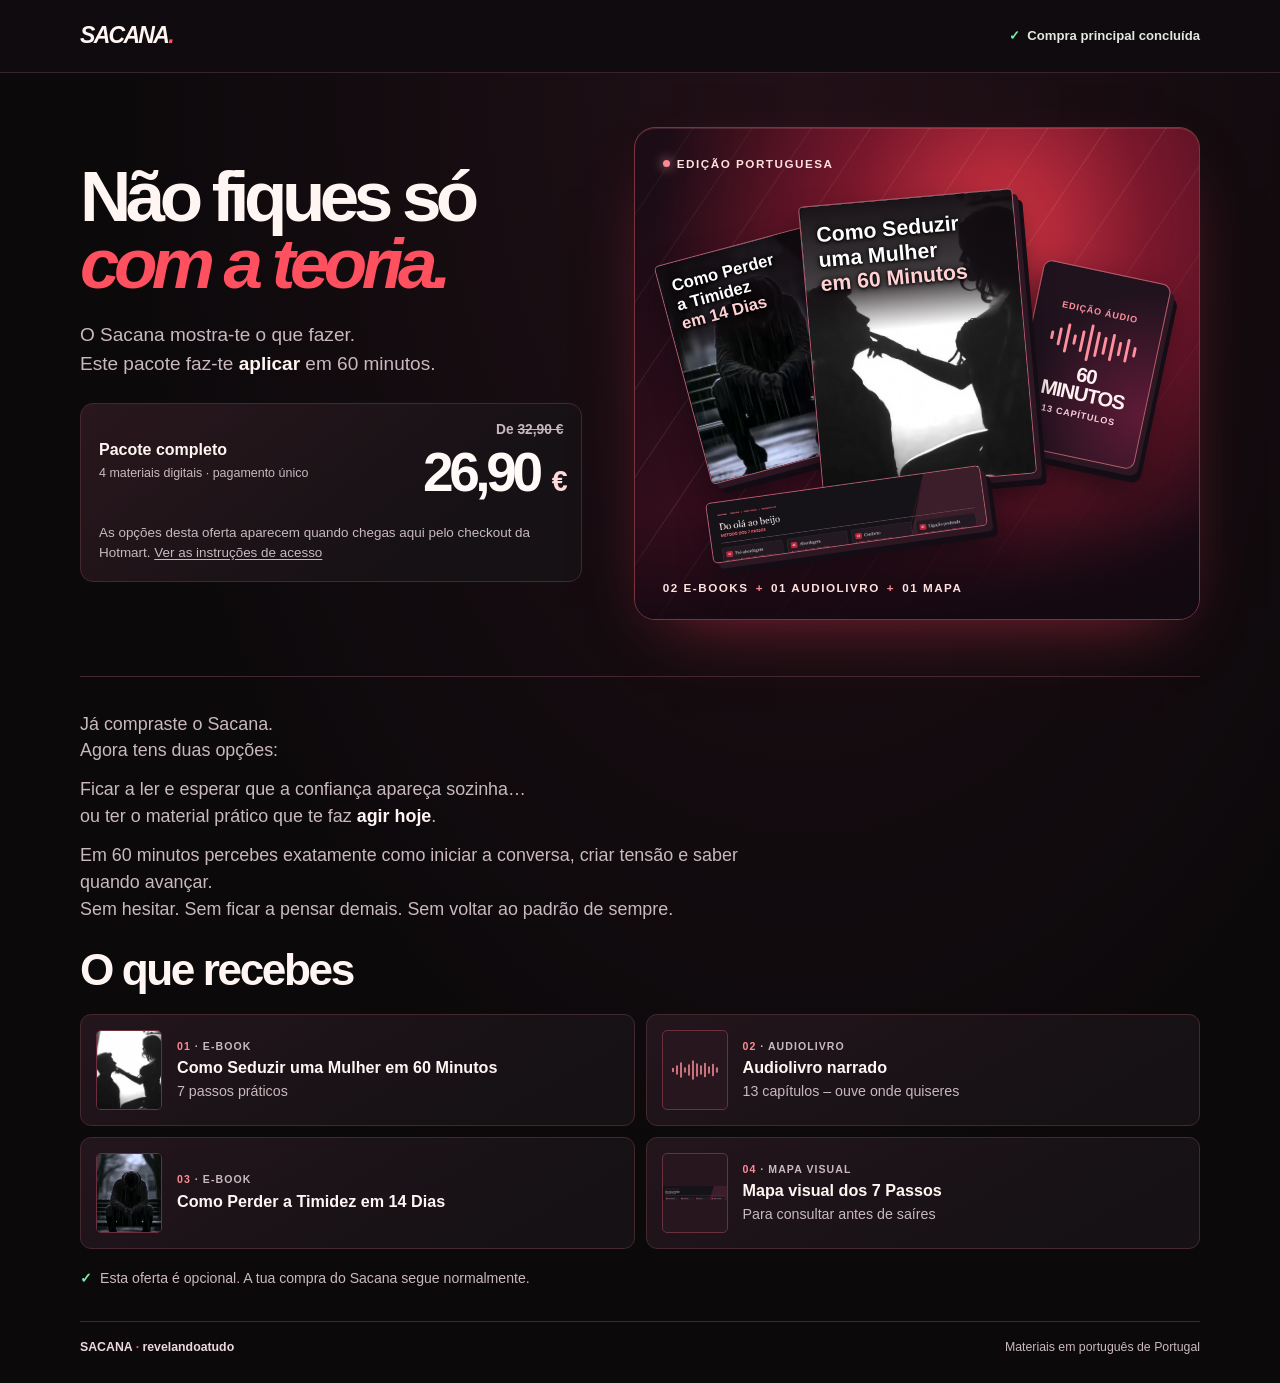
<file: proximopasso/index.html>
<!doctype html>
<html lang="pt-PT">
<head>
  <meta charset="utf-8">
  <meta name="viewport" content="width=device-width, initial-scale=1">
  <meta name="robots" content="noindex, nofollow">
  <meta name="theme-color" content="#100b0e">
  <title>O Próximo Passo | Sacana</title>
  <link rel="stylesheet" href="/proximopasso/oferta.css">
</head>
<body>
  <header class="topbar">
    <div class="wrap topbar-inner">
      <span class="wordmark">SACANA<span>.</span></span>
      <p class="status"><span aria-hidden="true">✓</span> Compra principal concluída</p>
    </div>
  </header>

  <main class="wrap">
    <section class="hero" aria-labelledby="titulo">
      <div class="intro">
        <h1 id="titulo">Não fiques só <em>com a teoria.</em></h1>
        <p class="lead">O Sacana mostra-te o que fazer.<br>Este pacote faz-te <strong>aplicar</strong> em 60 minutos.</p>
      </div>

      <div class="stage stage-bundle" aria-hidden="true">
        <span class="stage-label"><i></i> Edição portuguesa</span>
        <div class="mock mock-cover mock-timidez">
          <img src="/proximopasso/assets/perder-a-timidez.webp" width="361" height="525" alt="">
          <span class="cover-title">Como Perder<br>a Timidez<br><strong>em 14 Dias</strong></span>
        </div>
        <div class="mock mock-audio">
          <span>EDIÇÃO ÁUDIO</span>
          <svg viewBox="0 0 96 40" width="96" height="40" fill="none" aria-hidden="true">
            <path d="M4 17v6m8-11v16m8-22v28m8-18v8m8-14v20m8-28v36m8-30v24m8-20v16m8-21v26m8-19v12m8-17v22m8-15v8" stroke="currentColor" stroke-width="3" stroke-linecap="round"/>
          </svg>
          <strong>60<br>MINUTOS</strong>
          <small>13 CAPÍTULOS</small>
        </div>
        <div class="mock mock-cover mock-guia">
          <img src="/proximopasso/assets/guia-60-minutos.webp" width="735" height="663" fetchpriority="high" alt="">
          <span class="cover-title">Como Seduzir<br>uma Mulher<br><strong>em 60 Minutos</strong></span>
        </div>
        <img class="mock mock-mapa" src="/proximopasso/assets/mapa-dos-sete-passos.webp" width="760" height="163" alt="">
        <span class="stage-index">02 E-BOOKS <b>+</b> 01 AUDIOLIVRO <b>+</b> 01 MAPA</span>
      </div>

      <div class="buy">
        <div class="price-row">
          <div><p class="offer-name">Pacote completo</p><p class="offer-note">4 materiais digitais · pagamento&nbsp;único</p></div>
          <div class="price-values">
            <p class="price-before">De <s>32,90&nbsp;€</s></p>
            <p class="price">26,90 <span>€</span></p>
          </div>
        </div>
        <div class="offer-actions">
          <div id="hotmart-sales-funnel"></div>
          <p id="hotmart-note" class="hotmart-note" hidden>As opções desta oferta aparecem quando chegas aqui pelo checkout da Hotmart. <a href="/compra-concluida/">Ver as instruções de acesso</a></p>
          <noscript><p class="hotmart-note">Ativa o JavaScript para veres as opções da Hotmart.</p></noscript>
        </div>
      </div>
    </section>

    <section class="contents" aria-labelledby="conteudos">
      <div class="offer-story">
        <p>Já compraste o Sacana.<br>Agora tens duas opções:</p>
        <p>Ficar a ler e esperar que a confiança apareça sozinha…<br>ou ter o material prático que te faz <strong>agir hoje</strong>.</p>
        <p>Em 60 minutos percebes exatamente como iniciar a conversa, criar tensão e saber quando avançar.<br>Sem hesitar. Sem ficar a pensar demais. Sem voltar ao padrão de sempre.</p>
      </div>
      <div class="section-title"><h2 id="conteudos">O que recebes</h2></div>
      <ul class="materials">
        <li>
          <div class="thumb"><img src="/proximopasso/assets/guia-60-minutos.webp" width="735" height="663" loading="lazy" alt=""></div>
          <div class="material-copy"><p class="format">01 <span>· E-book</span></p><h3>Como Seduzir uma Mulher em 60 Minutos</h3><p>7 passos práticos</p></div>
        </li>
        <li>
          <div class="thumb thumb-wave" aria-hidden="true">
            <svg viewBox="0 0 96 40" width="48" height="20" fill="none"><path d="M4 17v6m8-11v16m8-22v28m8-18v8m8-14v20m8-28v36m8-30v24m8-20v16m8-21v26m8-19v12m8-17v22m8-15v8" stroke="currentColor" stroke-width="3" stroke-linecap="round"/></svg>
          </div>
          <div class="material-copy"><p class="format">02 <span>· Audiolivro</span></p><h3>Audiolivro narrado</h3><p>13 capítulos – ouve onde quiseres</p></div>
        </li>
        <li>
          <div class="thumb"><img src="/proximopasso/assets/perder-a-timidez.webp" width="361" height="525" loading="lazy" alt=""></div>
          <div class="material-copy"><p class="format">03 <span>· E-book</span></p><h3>Como Perder a Timidez em 14 Dias</h3></div>
        </li>
        <li>
          <div class="thumb thumb-map"><img src="/proximopasso/assets/mapa-dos-sete-passos.webp" width="760" height="163" loading="lazy" alt=""></div>
          <div class="material-copy"><p class="format">04 <span>· Mapa visual</span></p><h3>Mapa visual dos 7 Passos</h3><p>Para consultar antes de saíres</p></div>
        </li>
      </ul>
      <p class="reassurance"><span aria-hidden="true">✓</span> Esta oferta é opcional. A tua compra do Sacana segue normalmente.</p>
    </section>
  </main>

  <footer class="wrap footer"><span>SACANA <b>·</b> revelandoatudo</span><span>Materiais em português de Portugal</span></footer>

  <script src="https://checkout.hotmart.com/lib/hotmart-checkout-elements.js"></script>
  <script>
    const hotmart = window.checkoutElements;
    if (hotmart) hotmart.init('salesFunnel').mount('#hotmart-sales-funnel');
    if (!hotmart || !window.location.search) {
      document.getElementById('hotmart-note').hidden = false;
    }
  </script>
</body>
</html>
</file>
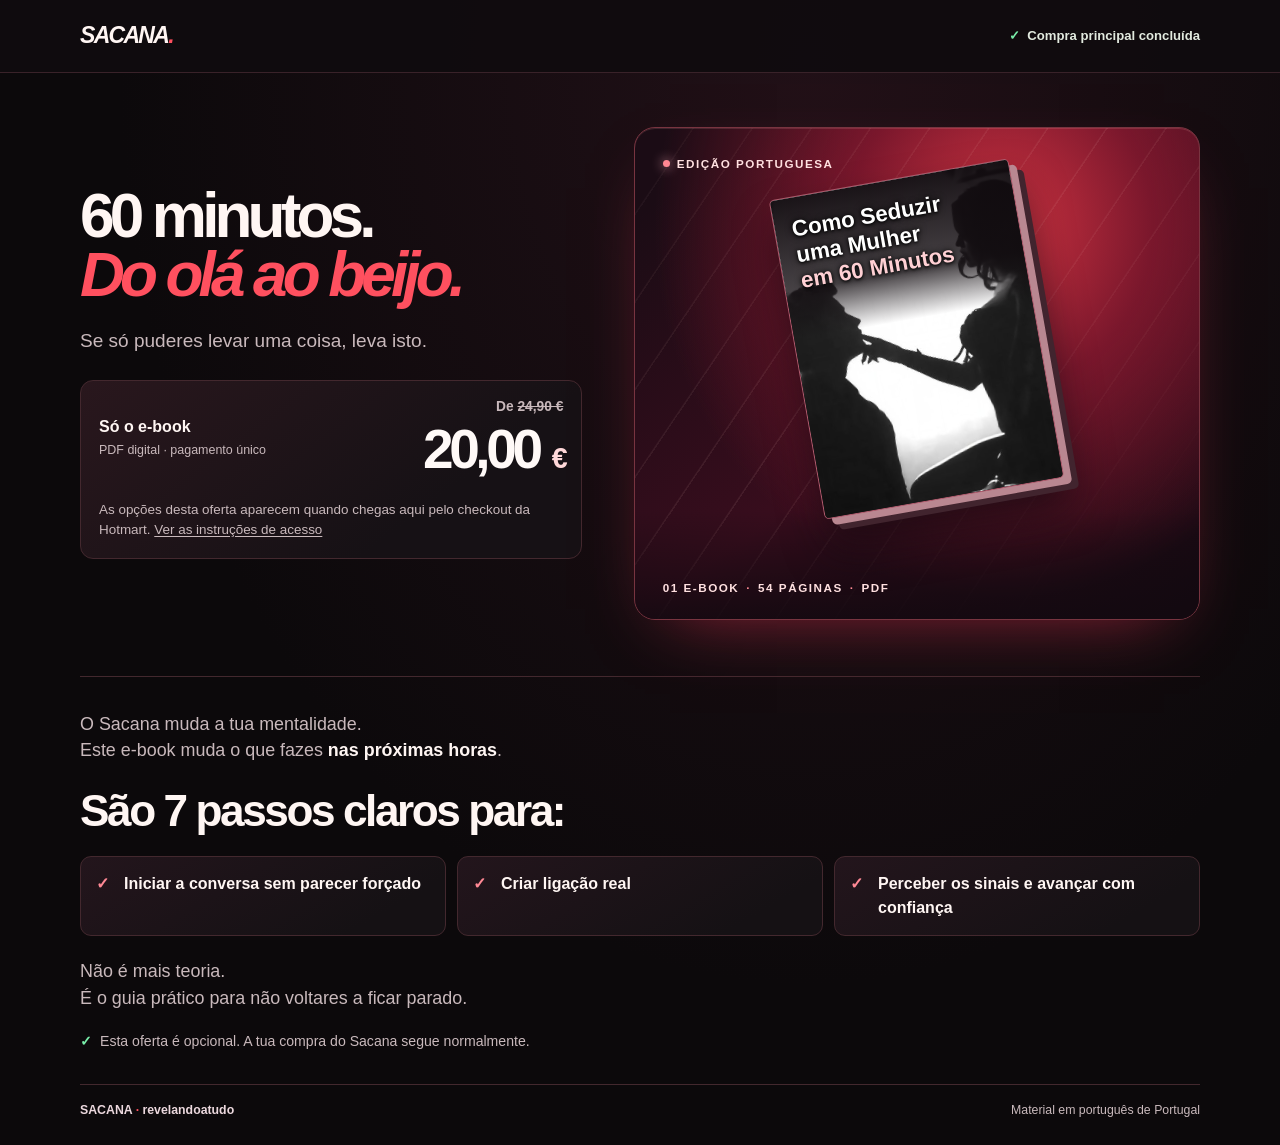
<file: proximopasso/guia/index.html>
<!doctype html>
<html lang="pt-PT">
<head>
  <meta charset="utf-8">
  <meta name="viewport" content="width=device-width, initial-scale=1">
  <meta name="robots" content="noindex, nofollow">
  <meta name="theme-color" content="#100b0e">
  <title>O Guia de 60 Minutos | Sacana</title>
  <link rel="stylesheet" href="/proximopasso/oferta.css">
</head>
<body>
  <header class="topbar">
    <div class="wrap topbar-inner">
      <span class="wordmark">SACANA<span>.</span></span>
      <p class="status"><span aria-hidden="true">✓</span> Compra principal concluída</p>
    </div>
  </header>

  <main class="wrap">
    <section class="hero hero-guide" aria-labelledby="titulo">
      <div class="intro">
        <h1 id="titulo">60 minutos. <em>Do olá ao beijo.</em></h1>
        <p class="lead">Se só puderes levar uma coisa, leva isto.</p>
      </div>

      <div class="stage stage-guide" role="img" aria-label="Capa do e-book Como Seduzir uma Mulher em 60 Minutos">
        <span class="stage-label"><i></i> Edição portuguesa</span>
        <div class="mock mock-cover mock-guia">
          <img src="/proximopasso/assets/guia-60-minutos.webp" width="735" height="663" fetchpriority="high" alt="">
          <span class="cover-title">Como Seduzir<br>uma Mulher<br><strong>em 60 Minutos</strong></span>
        </div>
        <span class="stage-index">01 E-BOOK <b>·</b> 54 PÁGINAS <b>·</b> PDF</span>
      </div>

      <div class="buy">
        <div class="price-row">
          <div><p class="offer-name">Só o e-book</p><p class="offer-note">PDF digital · pagamento&nbsp;único</p></div>
          <div class="price-values">
            <p class="price-before">De <s>24,90&nbsp;€</s></p>
            <p class="price">20,00 <span>€</span></p>
          </div>
        </div>
        <div class="offer-actions">
          <div id="hotmart-sales-funnel"></div>
          <p id="hotmart-note" class="hotmart-note" hidden>As opções desta oferta aparecem quando chegas aqui pelo checkout da Hotmart. <a href="/compra-concluida/">Ver as instruções de acesso</a></p>
          <noscript><p class="hotmart-note">Ativa o JavaScript para veres as opções da Hotmart.</p></noscript>
        </div>
      </div>
    </section>

    <section class="contents contents-guide" aria-labelledby="conteudos">
      <div class="offer-story">
        <p>O Sacana muda a tua mentalidade.<br>Este e-book muda o que fazes <strong>nas próximas horas</strong>.</p>
      </div>
      <div class="section-title"><h2 id="conteudos">São 7 passos claros para:</h2></div>
      <ul class="guide-topics">
        <li><span aria-hidden="true">✓</span><p>Iniciar a conversa sem parecer forçado</p></li>
        <li><span aria-hidden="true">✓</span><p>Criar ligação real</p></li>
        <li><span aria-hidden="true">✓</span><p>Perceber os sinais e avançar com confiança</p></li>
      </ul>
      <div class="offer-story story-close">
        <p>Não é mais teoria.<br>É o guia prático para não voltares a ficar parado.</p>
      </div>
      <p class="reassurance"><span aria-hidden="true">✓</span> Esta oferta é opcional. A tua compra do Sacana segue normalmente.</p>
    </section>
  </main>

  <footer class="wrap footer"><span>SACANA <b>·</b> revelandoatudo</span><span>Material em português de Portugal</span></footer>

  <script src="https://checkout.hotmart.com/lib/hotmart-checkout-elements.js"></script>
  <script>
    const hotmart = window.checkoutElements;
    if (hotmart) hotmart.init('salesFunnel').mount('#hotmart-sales-funnel');
    if (!hotmart || !window.location.search) {
      document.getElementById('hotmart-note').hidden = false;
    }
  </script>
</body>
</html>
</file>
<file: proximopasso/oferta.css>
:root {
  color-scheme: dark;
  --background: #0c090b;
  --panel: #191215;
  --text: #fff6f3;
  --muted: #c9b9bc;
  --red: #ff505f;
  --green: #29df73;
  --line: #43282e;
  font-family: Arial, Helvetica, sans-serif;
}

*, *::before, *::after { box-sizing: border-box; }
body {
  margin: 0;
  min-width: 0;
  background: radial-gradient(ellipse at 63% 5%, #211017 0, transparent 43rem), var(--background);
  color: var(--text);
  line-height: 1.5;
}
p, h1, h2, h3, ul { margin: 0; }
img { display: block; max-width: 100%; }
button, a { -webkit-tap-highlight-color: transparent; }
button { font: inherit; cursor: pointer; }
a { color: inherit; }
:where(button, a):focus-visible { outline: 2px solid var(--text); outline-offset: 4px; }

.wrap { width: min(1120px, calc(100% - 72px)); margin-inline: auto; }
.topbar {
  background: #100b0eee;
  border-bottom: 1px solid #392229;
}
.topbar-inner {
  min-height: 72px;
  display: flex;
  align-items: center;
  justify-content: space-between;
  gap: 12px;
}
.wordmark {
  font-size: 1.44rem;
  font-weight: 900;
  font-style: italic;
  letter-spacing: -.075em;
  line-height: 1;
}
.wordmark span, .footer b { color: var(--red); }
.status {
  display: flex;
  align-items: center;
  gap: 7px;
  color: #e2eadf;
  font-size: .82rem;
  font-weight: 700;
}
.status span, .reassurance span { color: #79efaa; }

.hero {
  display: grid;
  grid-template-columns: minmax(0, .94fr) minmax(0, 1.06fr);
  grid-template-areas: "intro stage" "buy stage";
  column-gap: clamp(26px, 4vw, 62px);
  align-items: center;
  padding-block: 54px 56px;
}
.intro { grid-area: intro; align-self: end; }
.eyebrow {
  color: #ff8a94;
  text-transform: uppercase;
  font-weight: 800;
  font-size: .72rem;
  letter-spacing: .15em;
}
h1 {
  font-size: clamp(2.75rem, 5.55vw, 4.8rem);
  font-weight: 900;
  line-height: .94;
  letter-spacing: -.078em;
}
h1 em {
  display: block;
  color: var(--red);
  font-style: italic;
  padding-right: .09em;
}
.lead {
  max-width: 33rem;
  margin-top: 22px;
  color: var(--muted);
  font-size: clamp(1rem, 1.55vw, 1.19rem);
  line-height: 1.53;
}
.lead strong, .offer-story strong { color: var(--text); }

.stage {
  grid-area: stage;
  position: relative;
  isolation: isolate;
  overflow: hidden;
  width: 100%;
  aspect-ratio: 1.15;
  border: 1px solid #783440;
  border-radius: 21px;
  background:
    radial-gradient(ellipse at 65% 20%, #d23442 0, #7a172c 29%, transparent 67%),
    linear-gradient(145deg, #1b0c15 10%, #380d1d 55%, #110910 100%);
  box-shadow: inset 0 1px #ffadb026, 0 25px 70px -36px #f13757a6;
}
.stage::before {
  content: "";
  position: absolute;
  inset: 0;
  z-index: -1;
  background: repeating-linear-gradient(124deg, transparent 0 47px, #ffd1c516 48px 49px);
  mask-image: linear-gradient(135deg, #0006, #000 44%, transparent 89%);
}
.stage::after {
  content: "";
  position: absolute;
  inset: auto 0 0;
  height: 22%;
  pointer-events: none;
  background: linear-gradient(transparent, #130910e0);
}
.stage-label, .stage-index {
  position: absolute;
  z-index: 3;
  left: 5%;
  display: flex;
  align-items: center;
  gap: 7px;
  color: #ffe0e0;
  font-size: clamp(.57rem, 1.25vw, .73rem);
  font-weight: 800;
  letter-spacing: .13em;
  text-transform: uppercase;
}
.stage-label { top: 5.5%; }
.stage-label i { width: 7px; height: 7px; border-radius: 50%; background: #ff8792; box-shadow: 0 0 12px #ffafbc; }
.stage-index { bottom: 4.5%; }
.stage-index b { color: #ff8c96; }
.mock {
  position: absolute;
  height: auto;
  border: 1px solid #b15c6e;
  border-radius: 5px;
  box-shadow: 5px 6px #2c1723, 9px 12px #140d15, 0 18px 30px #120910bb;
}
.mock-cover {
  aspect-ratio: 3 / 4;
  container-type: inline-size;
  overflow: hidden;
  background: #161014;
}
.mock-cover img {
  position: absolute;
  inset: 0;
  width: 100%;
  height: 100%;
  object-fit: cover;
}
.cover-title {
  position: absolute;
  inset: 0 0 auto;
  padding: 8% 7% 18%;
  background: linear-gradient(#100a0ef5, #100a0ec4 66%, transparent);
  color: #fff;
  font-size: clamp(.54rem, 10cqi, 1.4rem);
  font-weight: 800;
  line-height: 1.16;
  text-shadow: 0 1px 3px #000, 0 0 7px #000;
}
.cover-title strong { color: #ffd0d4; }
.mock-timidez { width: 30%; left: 8%; top: 23%; transform: rotate(-15deg); }
.mock-guia { z-index: 2; width: 38%; left: 31%; top: 14%; transform: rotate(-5deg); }
.mock-mapa { z-index: 2; width: 49%; left: 13%; bottom: 15%; transform: rotate(-8deg); }
.mock-audio {
  z-index: 1;
  top: 29%;
  right: 8%;
  width: 23%;
  aspect-ratio: .75;
  display: flex;
  flex-direction: column;
  align-items: center;
  justify-content: center;
  padding: 6% 3.2%;
  transform: rotate(12deg);
  border-radius: 9px;
  background: radial-gradient(ellipse at 100% 70%, #5f1a37, #20131e 66%);
  color: #ff8f9d;
  text-align: center;
}
.mock-audio span, .mock-audio small {
  font-size: clamp(.36rem, .8vw, .57rem);
  font-weight: 800;
  letter-spacing: .09em;
  white-space: nowrap;
}
.mock-audio small { color: #f9cfda; margin-top: 5px; }
.mock-audio svg { width: 100%; height: auto; flex-shrink: 0; margin-block: 5px; }
.mock-audio strong {
  color: #fff0f1;
  font-size: clamp(.74rem, 1.6vw, 1.26rem);
  font-weight: 900;
  line-height: .96;
  letter-spacing: -.055em;
}
.stage-guide .mock-guia {
  width: 43%;
  left: 28.5%;
  top: 10%;
  transform: rotate(-10deg);
  box-shadow: 7px 7px #b98791, 13px 13px #41242e, 4px 29px 44px #130910bd;
}

.buy {
  grid-area: buy;
  align-self: start;
  margin-top: 25px;
  padding: 16px 18px 9px;
  border: 1px solid var(--line);
  border-radius: 13px;
  background: linear-gradient(143deg, #29171d, #161115 70%);
}
.price-row {
  display: flex;
  justify-content: space-between;
  align-items: center;
  gap: 10px;
  margin-bottom: 12px;
}
.offer-name { font-weight: 800; }
.offer-note { color: var(--muted); font-size: .78rem; margin-top: 2px; }
.price-values { flex-shrink: 0; text-align: right; }
.price-before {
  margin-bottom: 4px;
  color: var(--muted);
  font-size: .86rem;
  font-weight: 700;
  white-space: nowrap;
}
.price {
  color: #fff9f7;
  font-size: clamp(1.96rem, 4.3vw, 3.45rem);
  line-height: 1;
  font-weight: 900;
  letter-spacing: -.08em;
  font-variant-numeric: tabular-nums;
  white-space: nowrap;
}
.price span { margin-left: .08em; color: #ffd8d9; font-size: .52em; }
.offer-actions { display: grid; gap: 2px; }

.contents {
  padding-block: 34px 32px;
  border-top: 1px solid var(--line);
}
.offer-story {
  max-width: 42rem;
  display: grid;
  gap: 12px;
  margin-bottom: 24px;
  color: var(--muted);
  font-size: clamp(1rem, 1.55vw, 1.12rem);
}
.story-close { margin: 22px 0 0; }
.section-title { margin-bottom: 22px; }
.section-title h2 {
  margin-top: 5px;
  font-size: clamp(1.78rem, 3.45vw, 2.76rem);
  font-weight: 900;
  line-height: 1.03;
  letter-spacing: -.055em;
}
.materials, .guide-topics { padding: 0; list-style: none; display: grid; gap: 11px; }
.materials { grid-template-columns: repeat(2, minmax(0, 1fr)); }
.materials li, .guide-topics li {
  display: flex;
  align-items: center;
  min-width: 0;
  gap: 15px;
  padding: 15px;
  border: 1px solid var(--line);
  border-radius: 11px;
  background: linear-gradient(150deg, #23151c, #151114 80%);
}
.thumb {
  flex: 0 0 66px;
  height: 80px;
  display: grid;
  place-items: center;
  overflow: hidden;
  border: 1px solid #69303e;
  border-radius: 5px;
  background: #28161e;
}
.thumb img { width: 100%; height: 100%; object-fit: cover; }
.thumb-map img { object-fit: contain; object-position: left; }
.thumb-wave { color: #ff8f9d; }
.format {
  color: #ff8a94;
  font-size: .66rem;
  font-weight: 800;
  text-transform: uppercase;
  letter-spacing: .1em;
}
.format span { color: var(--muted); }
.material-copy h3 { margin-block: 3px; font-size: 1.01rem; line-height: 1.25; }
.material-copy h3 + p { color: var(--muted); font-size: .89rem; }
.guide-topics { grid-template-columns: repeat(3, minmax(0, 1fr)); }
.guide-topics li { align-items: baseline; }
.guide-topics li > span { color: #ff8995; font-weight: 800; }
.guide-topics p { font-weight: 700; }
.reassurance {
  display: flex;
  gap: 8px;
  align-items: baseline;
  margin-top: 19px;
  color: var(--muted);
  font-size: .88rem;
}
.reassurance span { font-weight: 800; }
.footer {
  padding-block: 16px 26px;
  border-top: 1px solid var(--line);
  display: flex;
  justify-content: space-between;
  gap: 8px 14px;
  flex-wrap: wrap;
  color: var(--muted);
  font-size: .77rem;
}
.footer > span:first-child { color: #ecd8de; font-weight: 700; }


@media (min-width: 741px) {
  .hero-guide h1 { font-size: clamp(2.55rem, 4.85vw, 4.18rem); }
}
@media (max-width: 930px) {
  .wrap { width: calc(100% - 48px); }
  .hero { padding-block: 42px; }
  .hero .lead { margin-top: 15px; }
  .buy { margin-top: 18px; padding-inline: 13px; }
}
@media (max-width: 740px) {
  .wrap { width: min(480px, calc(100% - 36px)); }
  .topbar-inner { min-height: 57px; }
  .wordmark { font-size: 1.2rem; }
  .status { font-size: .71rem; gap: 4px; }
  .hero { grid-template-columns: minmax(0, 1fr); grid-template-areas: "intro" "stage" "buy"; gap: 12px; padding-block: 23px 34px; }
  h1 { font-size: clamp(2.45rem, 10.25vw, 4.3rem); }
  .hero .lead { margin-top: 11px; font-size: .99rem; }
  .stage { aspect-ratio: 1.51; border-radius: 13px; }
  .mock-guia { width: 34%; top: 11%; }
  .stage-bundle .mock-guia { left: 34%; }
  .mock-timidez { width: 27%; top: 22%; }
  .mock-audio { width: 23%; top: 24%; right: 9%; }
  .mock-mapa { bottom: 15%; width: 45%; }
  .stage-guide .mock-guia { width: 35%; top: 9%; left: 32.5%; }
  .buy { margin-top: 0; padding-block: 13px 5px; }
  .contents { padding-top: 26px; }
  .section-title { margin-bottom: 16px; }
  .materials, .guide-topics { grid-template-columns: minmax(0, 1fr); gap: 8px; }
  .materials li, .guide-topics li { padding: 12px; gap: 12px; }
  .thumb { flex-basis: 56px; height: 67px; }
}
@media (max-width: 365px) {
  .wrap { width: calc(100% - 28px); }
  .topbar-inner { gap: 6px; }
  .status { font-size: .66rem; }
  .offer-note { font-size: .71rem; }
}

#hotmart-sales-funnel iframe { display: block; max-width: 100%; border: 0; }
.hotmart-note { padding: 9px 0; color: var(--muted); font-size: .84rem; }
.hotmart-note a { display: inline-block; text-underline-offset: .18em; }
</file>
